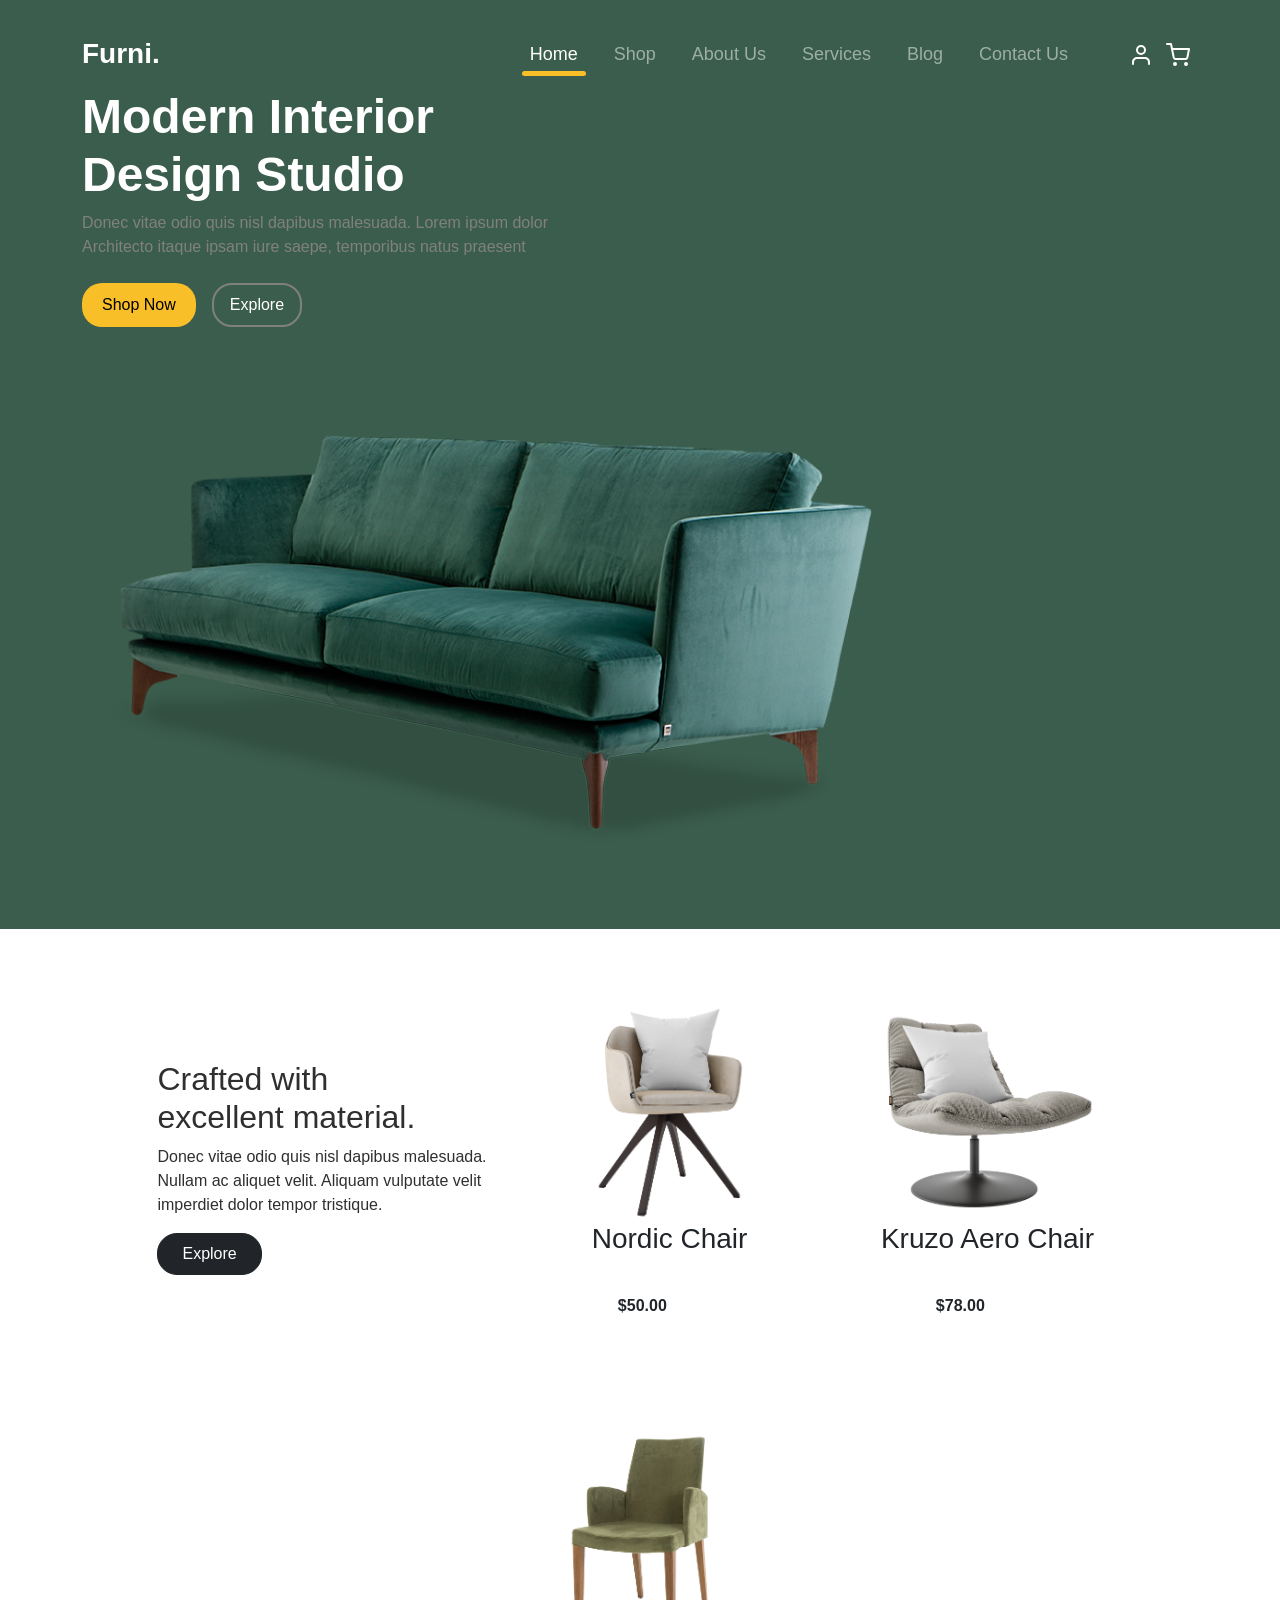
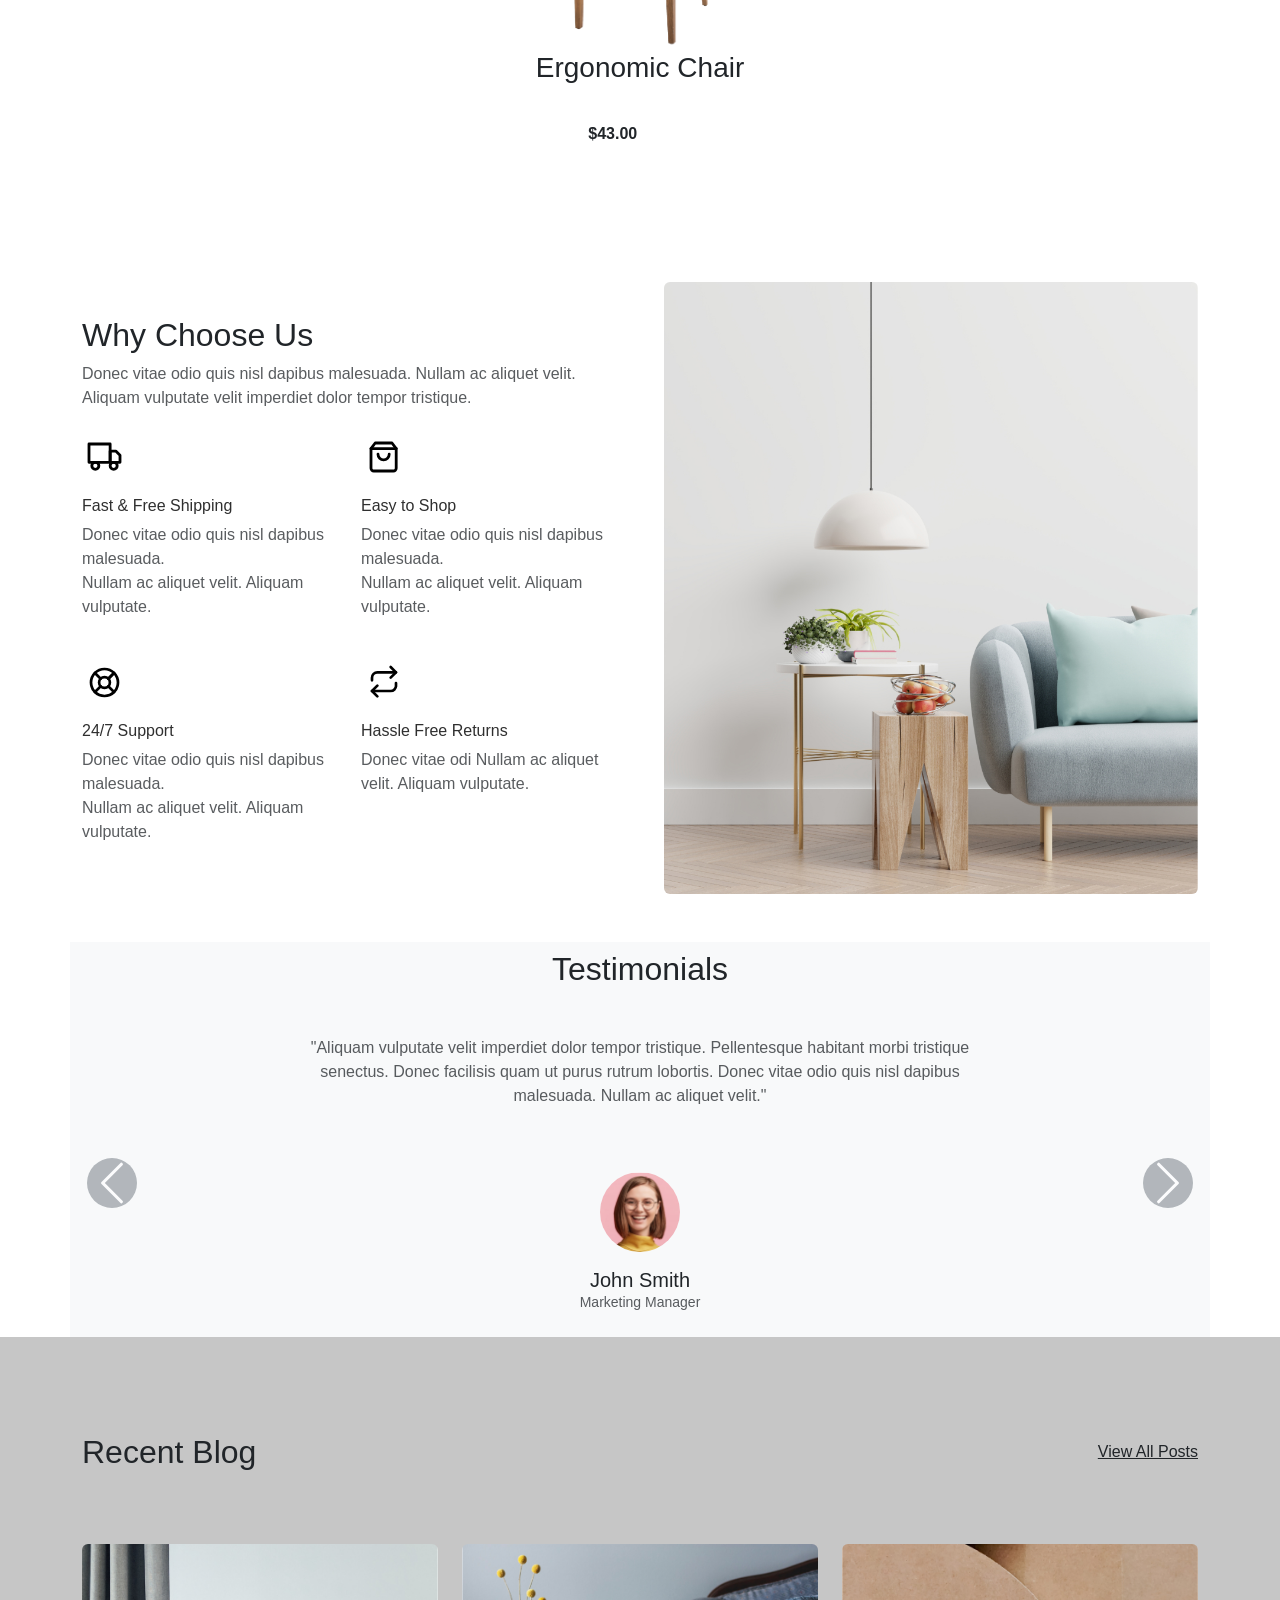
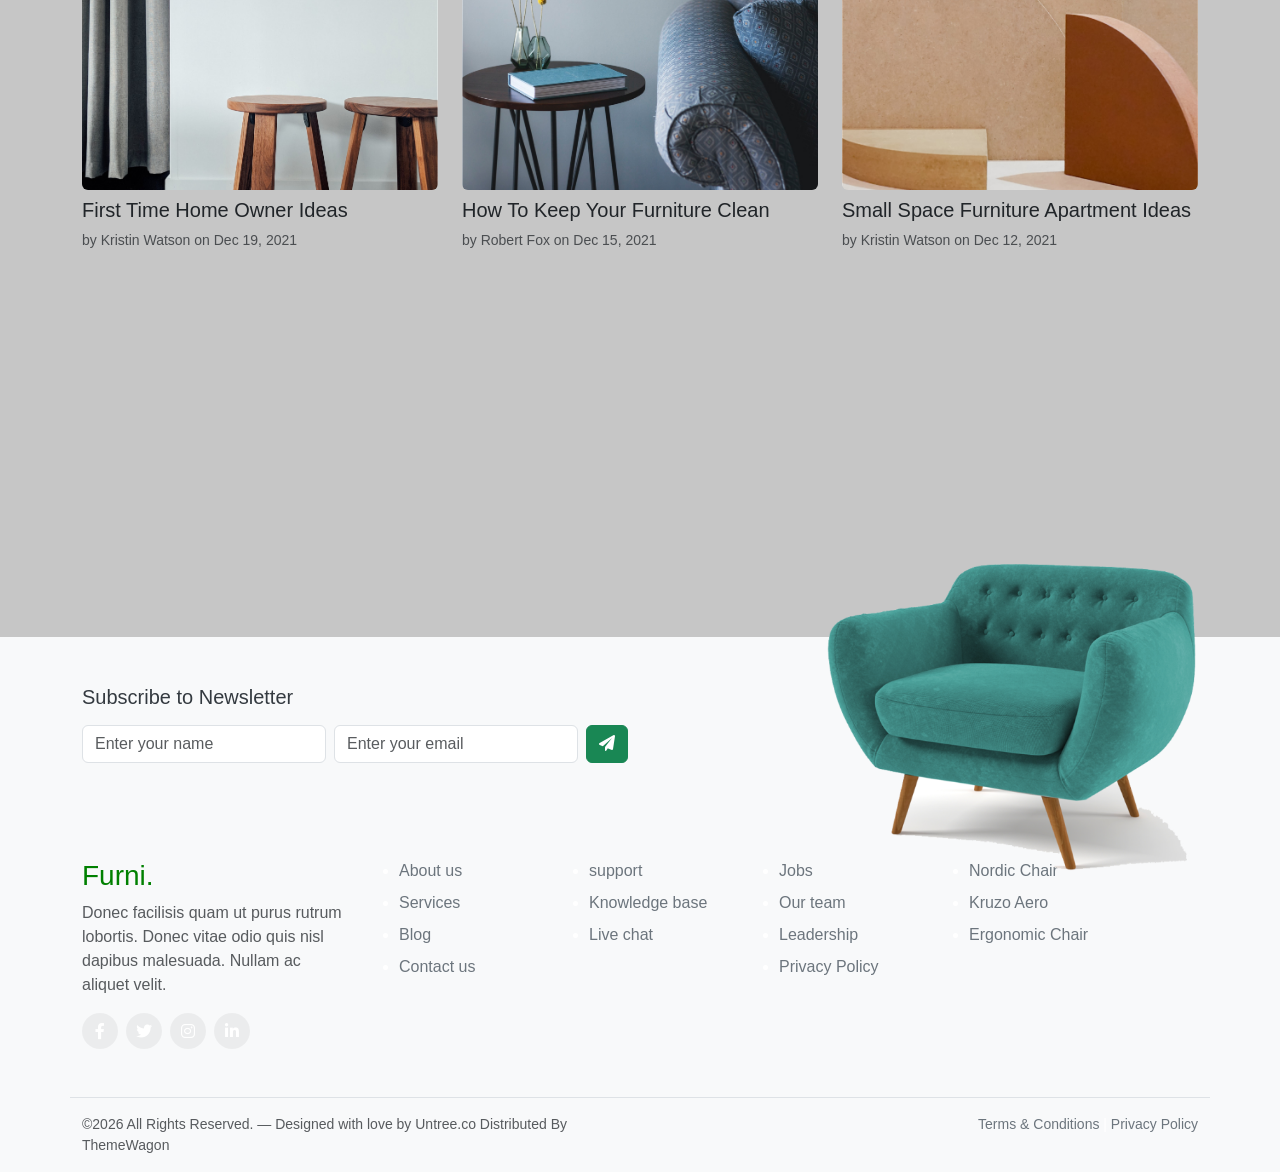
<file: index.html>
<!doctype html>
<html lang="en">

<head>
  <meta charset="UTF-8" />
  <meta name="viewport" content="width=device-width, initial-scale=1.0" />
  <link rel="stylesheet" href="./css/bootstrap.min.css" />
  <link rel="stylesheet" href="./css/style.css" />
  <link href="https://cdnjs.cloudflare.com/ajax/libs/font-awesome/6.0.0-beta3/css/all.min.css" rel="stylesheet" />
  <title>Furni Project</title>
</head>

<body>
  <header class="head-bg px-5">
    <nav class="custom-navbar navbar navbar-expand-md navbar-dark">
      <div class="container">
        <a class="navbar-brand" href="#">Furni<span>.</span></a>
        <button class="navbar-toggler" type="button" data-bs-toggle="collapse" data-bs-target="#navbarsFurni">
          <span class="navbar-toggler-icon"></span>
        </button>

        <div class="collapse navbar-collapse" id="navbarsFurni">
          <ul class="custom-navbar-nav navbar-nav ms-auto mb-2 mb-md-0 nav-header">
            <li class="nav-item active">
              <a class="nav-link" href="index.html">Home</a>
            </li>
            <li class="nav-item">
              <a class="nav-link" href="shop.html">Shop</a>
            </li>
            <li class="nav-item">
              <a class="nav-link" href="about.html">About Us</a>
            </li>
            <li class="nav-item">
              <a class="nav-link" href="services.html">Services</a>
            </li>
            <li class="nav-item">
              <a class="nav-link" href="blog.html">Blog</a>
            </li>
            <li class="nav-item">
              <a class="nav-link" href="contact.html">Contact Us</a>
            </li>
          </ul>

          <ul class="custom-navbar-cta navbar-nav ms-5 d-flex align-items-center">
            <li class="nav-item">
              <a class="nav-link" href="#"><img src="images/user.svg" alt="User" /></a>
            </li>
            <li class="nav-item">
              <a class="nav-link" href="cart.html"><img src="images/cart.svg" alt="Cart" /></a>
            </li>
          </ul>
        </div>
      </div>
    </nav>
    <div class="hero">
      <div class="container">
        <div class="d-flex align-items-center justify-content-between flex-wrap">
          <div>
            <h1 class="hero-title">
              Modern Interior <br />
              Design Studio
            </h1>
            <p class="hero-subtitle">
              Donec vitae odio quis nisl dapibus malesuada. Lorem ipsum dolor
              <br />
              Architecto itaque ipsam iure saepe, temporibus natus praesent
            </p>
            <div class="d-flex align-items-center gap-3 mt-4">
              <a href="#" class="hero-1btn">Shop Now</a>
              <a href="#" class="btn btn-lg btn-white-outline ex-button">Explore</a>
            </div>
          </div>
          <div>
            <img src="images/couch.png" class="img-fluid" alt="Couch" />
          </div>
        </div>
      </div>
    </div>
  </header>
  <section class="h-auto d-flex container align-items-center justify-content-center flex-wrap gap-5 py-5">
    <div class="">
      <h2 class="text-black">
        Crafted with <br />
        excellent material.
      </h2>
      <p class="text-black">
        Donec vitae odio quis nisl dapibus malesuada. <br />
        Nullam ac aliquet velit. Aliquam vulputate velit <br />
        imperdiet dolor tempor tristique.
      </p>
      <button class="btn btn-dark px-4 py-2" style="border-radius: 20px">
        Explore
      </button>
    </div>
    <div class="product-card">
      <img src="images/product-1.png" alt="" />
      <h3 class=" text-dark">Nordic Chair</h3>
      <strong class="text-dark">$50.00</strong>

      <a href="#" class="add-btn">
        <img src="images/cross.svg" alt="Add">
      </a>
    </div>

    <div class="product-card">
      <img src="images/product-2.png" alt="" />
      <h3 class=" text-dark">Kruzo Aero Chair</h3>
      <strong class="text-dark">$78.00</strong>

      <a href="#" class="add-btn">
        <img src="images/cross.svg" alt="Add">
      </a>
    </div>
    <div class="product-card">
      <img src="images/product-3.png" alt="" />
      <h3 class=" text-dark">Ergonomic Chair</h3>
      <strong class="text-dark">$43.00</strong>

      <a href="#" class="add-btn">
        <img src="images/cross.svg" alt="Add">
      </a>
    </div>
    </div>
  </section>
  <section class="why-choose-section py-5">
    <div class="container">
      <div class="row align-items-center g-5">
        <div class="col-lg-6 col-md-12">
          <div class="why-choose-content mb-4">
            <h2 class="text-dark">Why Choose Us</h2>
            <p class="text-muted">
              Donec vitae odio quis nisl dapibus malesuada. Nullam ac aliquet
              velit. <br> Aliquam vulputate velit imperdiet dolor tempor tristique.
            </p>
          </div>
          <div class="row g-4">
            <div class="col-sm-6">
              <div class="feature">
                <div class="icon mb-3">
                  <img src="images/truck.svg" alt="Fast & Free Shipping" class="img-fluid">
                </div>
                <h3 class="text-black fs-6">Fast &amp; Free Shipping</h3>
                <p class="text-muted">Donec vitae odio quis nisl dapibus malesuada. <br> Nullam ac aliquet velit.
                  Aliquam
                  vulputate.</p>
              </div>
            </div>
            <div class="col-sm-6">
              <div class="feature">
                <div class="icon mb-3">
                  <img src="images/bag.svg" alt="Easy to Shop" class="img-fluid">
                </div>
                <h3 class="text-black fs-6">Easy to Shop</h3>
                <p class="text-muted">Donec vitae odio quis nisl dapibus malesuada. <br> Nullam ac aliquet velit.
                  Aliquam
                  vulputate.</p>
              </div>
            </div>
            <div class="col-sm-6">
              <div class="feature">
                <div class="icon mb-3">
                  <img src="images/support.svg" alt="24/7 Support" class="img-fluid">
                </div>
                <h3 class="text-black fs-6">24/7 Support</h3>
                <p class="text-muted">Donec vitae odio quis nisl dapibus malesuada. <br> Nullam ac aliquet velit.
                  Aliquam
                  vulputate.</p>
              </div>
            </div>
            <div class="col-sm-6">
              <div class="feature">
                <div class="icon mb-3">
                  <img src="images/return.svg" alt="Hassle Free Returns" class="img-fluid">
                </div>
                <h3 class="text-black fs-6">Hassle Free Returns</h3>
                <p class="text-muted">Donec vitae odi Nullam ac aliquet velit.
                  Aliquam
                  vulputate.</p>
              </div>
            </div>
          </div>
        </div>
        <div class="col-lg-6 col-md-12">
          <img src="images/why-choose-us-img.jpg" alt="Why Choose Us" class="why-choose-image img-fluid rounded" />
        </div>
      </div>
    </div>
  </section>

  <section class="testimonials-section py-2 bg-light container">
    <div class="">
      <div class="text-center mb-5">
        <h2 class="text-dark">Testimonials</h2>
      </div>

      <div id="testimonialsCarousel" class="carousel slide" data-bs-ride="carousel">
        <div class="carousel-inner">
          <div class="carousel-item active">
            <div class="text-center px-5">
              <p class="text-muted fs-6 mb-4" style="max-width: 700px; margin: 0 auto;">
                "Aliquam vulputate velit imperdiet dolor tempor tristique. Pellentesque habitant morbi tristique
                senectus. Donec facilisis quam ut purus rutrum lobortis. Donec vitae odio quis nisl dapibus malesuada.
                Nullam ac aliquet velit."
              </p>
              <div class="mt-5 pt-3">
                <img src="images/person-1.jpg" alt="John Smith" class="rounded-circle"
                  style="width: 80px; height: 80px; object-fit: cover;">
                <h5 class="text-dark mt-3 mb-0">John Smith</h5>
                <p class="text-muted small">Marketing Manager</p>
              </div>
            </div>
          </div>

          <div class="carousel-item">
            <div class="text-center px-5">
              <p class="text-muted fs-6 mb-4" style="max-width: 700px; margin: 0 auto;">
                "Donec ligula nisi, varius quis felis ac, dignissim elementum arcu. Suspendisse potenti. Sed diam urna,
                ullamcorper at augue quis, malesuada mattis nisi. Proin vestibulum dignissim sem eu vulputate."
              </p>
              <div class="mt-5 pt-3">
                <img src="images/person_2.jpg" alt="Sarah Johnson" class="rounded-circle"
                  style="width: 80px; height: 80px; object-fit: cover;">
                <h5 class="text-dark mt-3 mb-0">Sarah Johnson</h5>
                <p class="text-muted small">Product Manager</p>
              </div>
            </div>
          </div>

          <div class="carousel-item">
            <div class="text-center px-5">
              <p class="text-muted fs-6 mb-4" style="max-width: 700px; margin: 0 auto;">
                "Vestibulum ante ipsum primis in faucibus orci luctus et ultrices posuere cubilia curae; Sed diam urna,
                ullamcorper at augue quis, malesuada mattis nisi. Proin vestibulum dignissim sem."
              </p>
              <div class="mt-5 pt-3">
                <img src="images/person_3.jpg" alt="Mike Davis" class="rounded-circle"
                  style="width: 80px; height: 80px; object-fit: cover;">
                <h5 class="text-dark mt-3 mb-0">Mike Davis</h5>
                <p class="text-muted small">Design Lead</p>
              </div>
            </div>
          </div>
        </div>

        <button class="carousel-control-prev" type="button" data-bs-target="#testimonialsCarousel" data-bs-slide="prev"
          style="width: 60px; left: 0px;">
          <span class="carousel-control-prev-icon bg-secondary rounded-circle"
            style="width: 50px; height: 50px; display: flex; align-items: center; justify-content: center;"
            aria-hidden="true"></span>
        </button>
        <button class="carousel-control-next" type="button" data-bs-target="#testimonialsCarousel" data-bs-slide="next"
          style="width: 60px; right: 0px;">
          <span class="carousel-control-next-icon bg-secondary rounded-circle"
            style="width: 50px; height: 50px; display: flex; align-items: center; justify-content: center;"
            aria-hidden="true"></span>
        </button>
      </div>
    </div>
  </section>

  <section class="recent-blog-section py-5  min-vh-100" style="background-color: rgba(128, 128, 128, 0.449); ">
    <div class="container ">
      <div class="d-flex justify-content-between align-items-center mb-4 pt-5">
        <h2 class="text-dark mb-0">Recent Blog</h2>
        <a href="#" class="text-dark">View All Posts</a>
      </div>
      <div class="row g-4 pt-5">
        <div class="col-md-4">
          <div class="card border-0 bg-transparent">
            <img src="images/post-1.jpg" class="card-img-top rounded" alt="First Time Home Owner Ideas">
            <div class="card-body p-0 mt-2">
              <h5 class="card-title">First Time Home Owner Ideas</h5>
              <p class="card-text small text-muted mb-0">by Kristin Watson on Dec 19, 2021</p>
            </div>
          </div>
        </div>
        <div class="col-md-4">
          <div class="card border-0 bg-transparent">
            <img src="images/post-2.jpg" class="card-img-top rounded" alt="How To Keep Your Furniture Clean">
            <div class="card-body p-0 mt-2">
              <h5 class="card-title">How To Keep Your Furniture Clean</h5>
              <p class="card-text small text-muted mb-0">by Robert Fox on Dec 15, 2021</p>
            </div>
          </div>
        </div>
        <div class="col-md-4">
          <div class="card border-0 bg-transparent">
            <img src="images/post-3.jpg" class="card-img-top rounded" alt="Small Space Furniture Apartment Ideas">
            <div class="card-body p-0 mt-2">
              <h5 class="card-title">Small Space Furniture Apartment Ideas</h5>
              <p class="card-text small text-muted mb-0">by Kristin Watson on Dec 12, 2021</p>
            </div>
          </div>
        </div>
      </div>
    </div>
  </section>
  <footer class="footer">
    <div class="container">
      <div class="row align-items-center py-5">
        <div class="col-md-6">
          <h5 class="mb-3">Subscribe to Newsletter</h5>
          <form class="d-flex gap-2">
            <input type="text" class="form-control" placeholder="Enter your name">
            <input type="email" class="form-control" placeholder="Enter your email">
            <button type="submit" class="btn btn-success">
              <i class="fas fa-paper-plane"></i>
            </button>
          </form>
        </div>
        <div class="col-md-6 text-md-end mt-4 mt-md-0 image-col">
          <img src="images/sofa.png" alt="Image" class="img-fluid">
        </div>
      </div>

      <div class="row py-5">
        <div class="col-md-3">
          <h3 style="color: green;">Furni.</h3>
          <p class="text-muted">
            Donec facilisis quam ut purus rutrum lobortis. Donec vitae
            odio quis nisl dapibus malesuada. Nullam ac aliquet velit.
          </p>
          <div class="d-flex gap-2">
            <a href="#" class="btn btn-circle"><i class="fab fa-facebook-f"></i></a>
            <a href="#" class="btn btn-circle"><i class="fab fa-twitter"></i></a>
            <a href="#" class="btn btn-circle"><i class="fab fa-instagram"></i></a>
            <a href="#" class="btn btn-circle"><i class="fab fa-linkedin-in"></i></a>
          </div>
        </div>
        <div class="col-md-2">
          <ul class="d-flex flex-column gap-2">
            <li><a href="#">About us</a></li>
            <li><a href="#">Services</a></li>
            <li><a href="#">Blog</a></li>
            <li><a href="#">Contact us</a></li>
          </ul>
        </div>
        <div class="col-md-2">
          <ul class="d-flex flex-column gap-2">
            <li><a href="#">support</a></li>
            <li><a href="#">Knowledge base</a></li>
            <li><a href="#">Live chat</a></li>
          </ul>
        </div>
        <div class="col-md-2">
          <ul class="d-flex flex-column gap-2">
            <li><a href="#">Jobs</a></li>
            <li><a href="#">Our team</a></li>
            <li><a href="#">Leadership</a></li>
            <li><a href="#">Privacy Policy</a></li>
          </ul>
        </div>
        <div class="col-md-3">
          <ul class=" d-flex flex-column gap-2">
            <li><a href="#">Nordic Chair</a></li>
            <li><a href="#">Kruzo Aero</a></li>
            <li><a href="#">Ergonomic Chair</a></li>
          </ul>
        </div>
      </div>

      <div class="row border-top pt-3 pb-3">
        <div class="col-md-6 text-muted small">
          &copy;2026 All Rights Reserved. — Designed with love by Untree.co Distributed By ThemeWagon
        </div>
        <div class="col-md-6 text-md-end small">
          <a href="#">Terms &amp; Conditions</a> | <a href="#">Privacy Policy</a>
        </div>
      </div>
    </div>
  </footer>

  <script src="./js/bootstrap.bundle.min.js"></script>
</body>

</html>
</file>
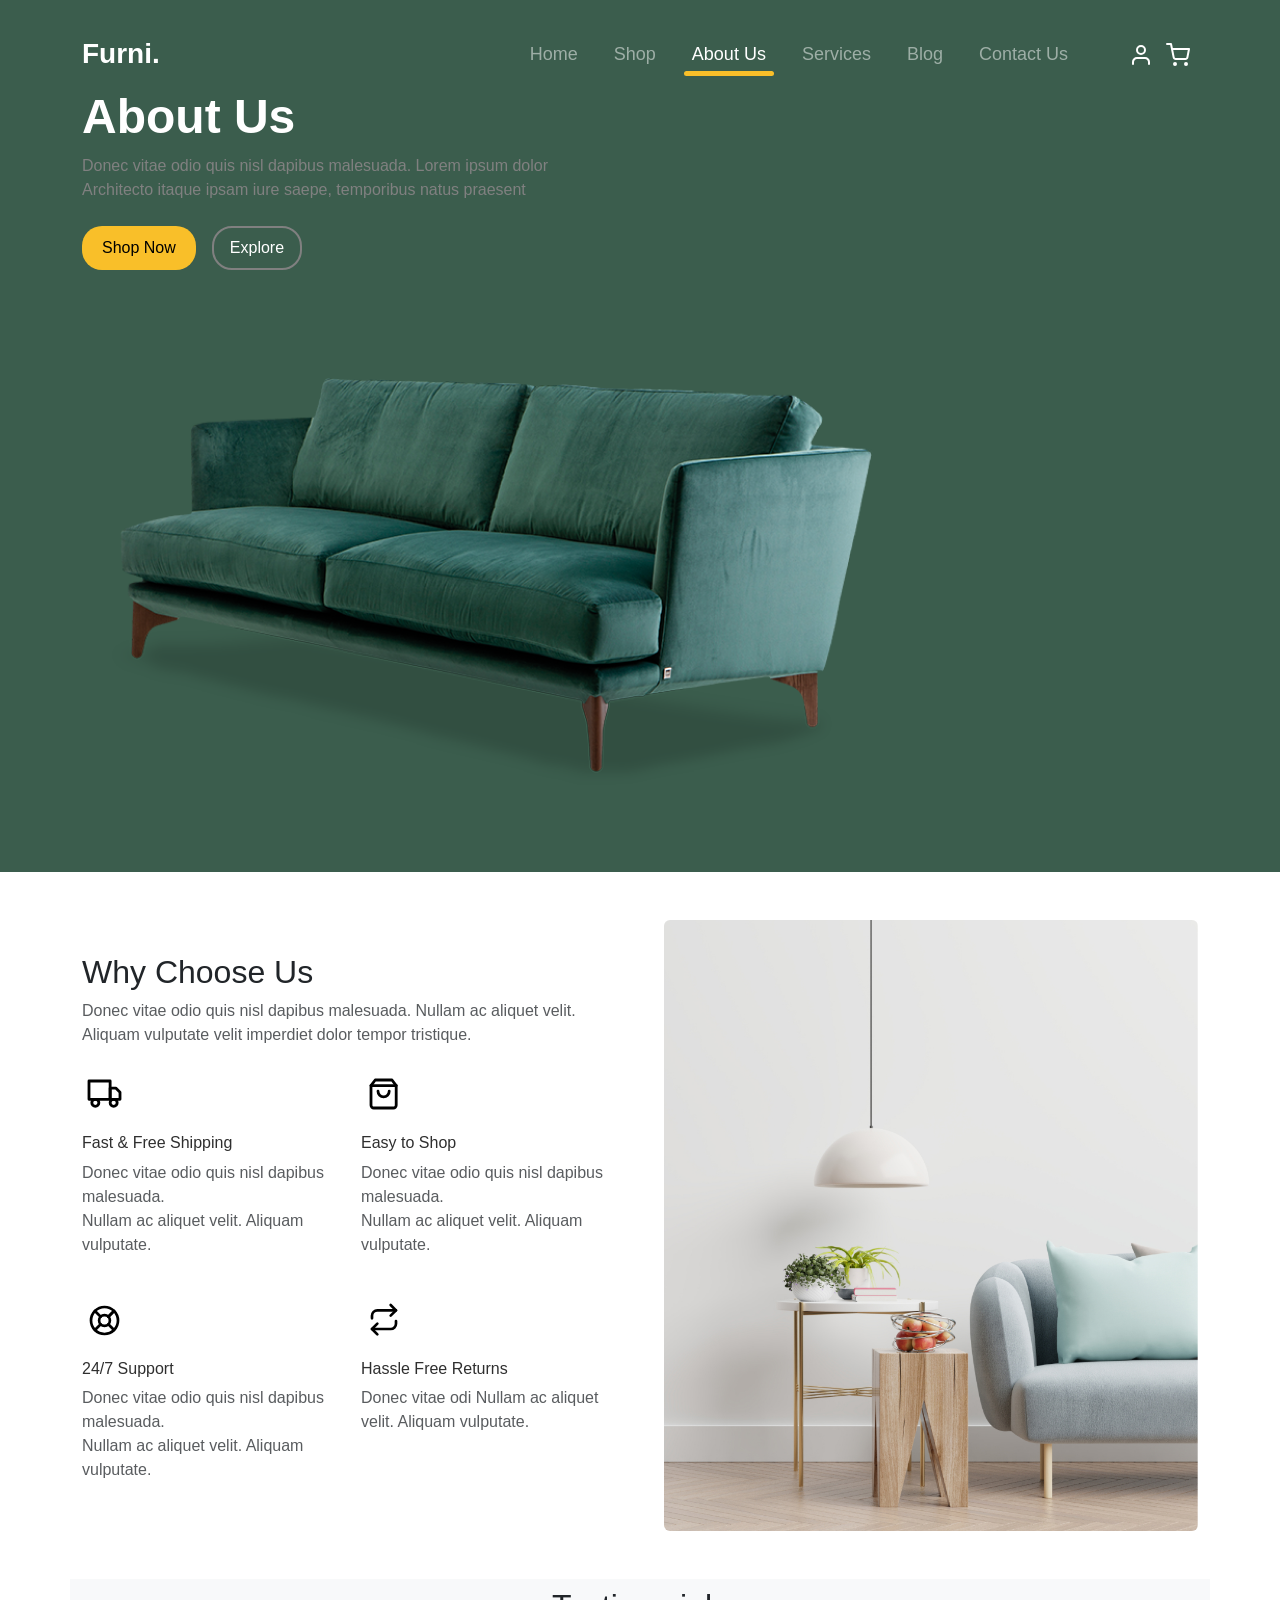
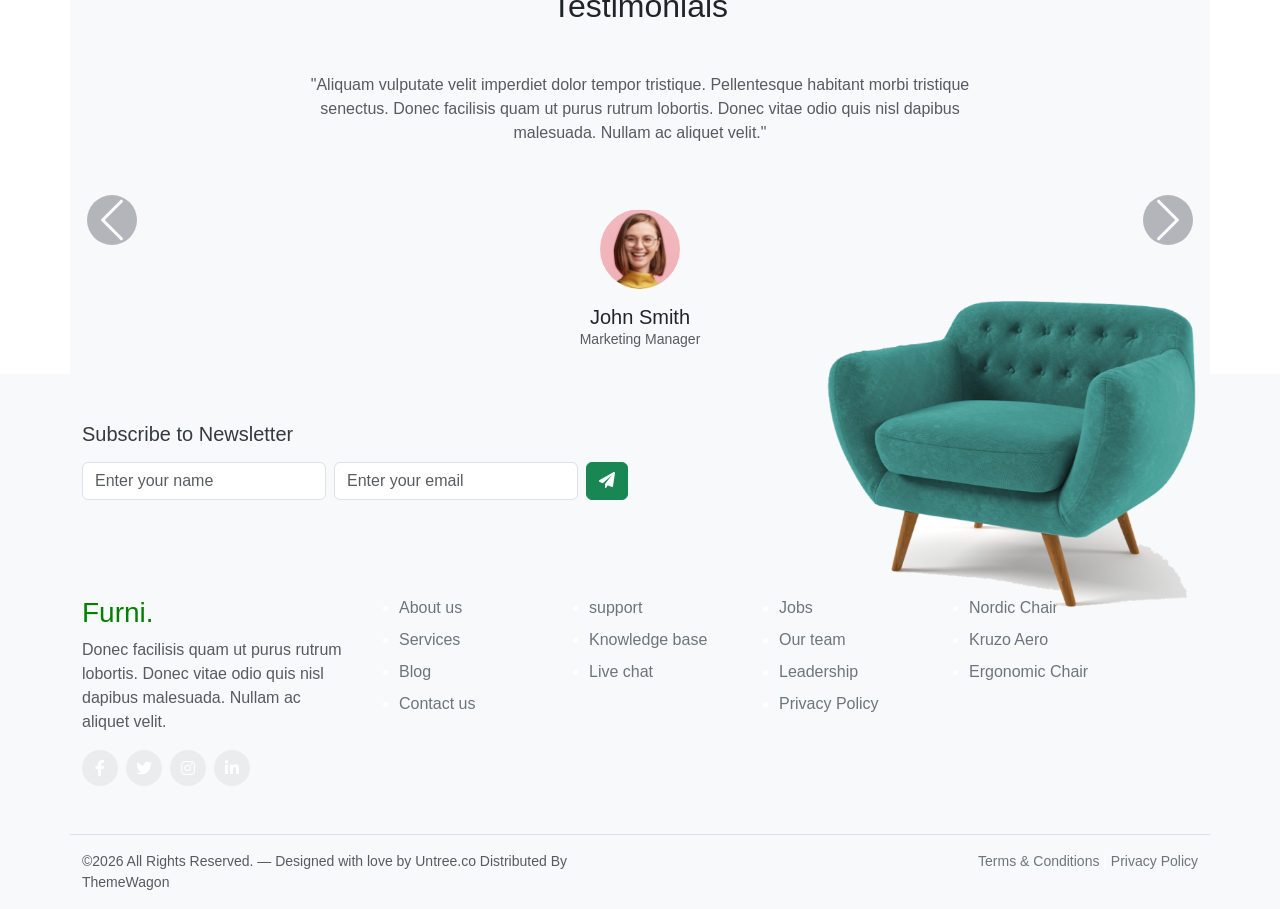
<file: about.html>
<!doctype html>
<html lang="en">

<head>
  <meta charset="UTF-8" />
  <meta name="viewport" content="width=device-width, initial-scale=1.0" />
  <link rel="stylesheet" href="./css/bootstrap.min.css" />
  <link rel="stylesheet" href="./css/style.css" />
  <link href="https://cdnjs.cloudflare.com/ajax/libs/font-awesome/6.0.0-beta3/css/all.min.css" rel="stylesheet" />
  <title>Furni Project</title>
</head>

<body>
  <header class="head-bg px-5">
    <nav class="custom-navbar navbar navbar-expand-md navbar-dark">
      <div class="container">
        <a class="navbar-brand" href="#">Furni<span>.</span></a>
        <button class="navbar-toggler" type="button" data-bs-toggle="collapse" data-bs-target="#navbarsFurni">
          <span class="navbar-toggler-icon"></span>
        </button>

        <div class="collapse navbar-collapse" id="navbarsFurni">
          <ul class="custom-navbar-nav navbar-nav ms-auto mb-2 mb-md-0 nav-header">
            <li class="nav-item">
              <a class="nav-link" href="index.html">Home</a>
            </li>
            <li class="nav-item">
              <a class="nav-link" href="shop.html">Shop</a>
            </li>
            <li class="nav-item active">
              <a class="nav-link" href="about.html">About Us</a>
            </li>
            <li class="nav-item">
              <a class="nav-link" href="services.html">Services</a>
            </li>
            <li class="nav-item">
              <a class="nav-link" href="blog.html">Blog</a>
            </li>
            <li class="nav-item">
              <a class="nav-link" href="contact.html">Contact Us</a>
            </li>
          </ul>

          <ul class="custom-navbar-cta navbar-nav ms-5 d-flex align-items-center">
            <li class="nav-item">
              <a class="nav-link" href="#"><img src="images/user.svg" alt="User" /></a>
            </li>
            <li class="nav-item">
              <a class="nav-link" href="cart.html"><img src="images/cart.svg" alt="Cart" /></a>
            </li>
          </ul>
        </div>
      </div>
    </nav>
    <div class="hero">
      <div class="container">
        <div class="d-flex align-items-center justify-content-between flex-wrap">
          <div>
            <h1 class="hero-title">
              About Us
            </h1>
            <p class="hero-subtitle">
              Donec vitae odio quis nisl dapibus malesuada. Lorem ipsum dolor
              <br />
              Architecto itaque ipsam iure saepe, temporibus natus praesent
            </p>
            <div class="d-flex align-items-center gap-3 mt-4">
              <a href="#" class="hero-1btn">Shop Now</a>
              <a href="#" class="btn btn-lg btn-white-outline ex-button">Explore</a>
            </div>
          </div>
          <div>
            <img src="images/couch.png" class="img-fluid" alt="Couch" />
          </div>
        </div>
      </div>
    </div>
  </header>

  <section class="why-choose-section py-5">
    <div class="container">
      <div class="row align-items-center g-5">
        <div class="col-lg-6 col-md-12">
          <div class="why-choose-content mb-4">
            <h2 class="text-dark">Why Choose Us</h2>
            <p class="text-muted">
              Donec vitae odio quis nisl dapibus malesuada. Nullam ac aliquet
              velit. <br> Aliquam vulputate velit imperdiet dolor tempor tristique.
            </p>
          </div>
          <div class="row g-4">
            <div class="col-sm-6">
              <div class="feature">
                <div class="icon mb-3">
                  <img src="images/truck.svg" alt="Fast & Free Shipping" class="img-fluid">
                </div>
                <h3 class="text-black fs-6">Fast &amp; Free Shipping</h3>
                <p class="text-muted">Donec vitae odio quis nisl dapibus malesuada. <br> Nullam ac aliquet velit.
                  Aliquam
                  vulputate.</p>
              </div>
            </div>
            <div class="col-sm-6">
              <div class="feature">
                <div class="icon mb-3">
                  <img src="images/bag.svg" alt="Easy to Shop" class="img-fluid">
                </div>
                <h3 class="text-black fs-6">Easy to Shop</h3>
                <p class="text-muted">Donec vitae odio quis nisl dapibus malesuada. <br> Nullam ac aliquet velit.
                  Aliquam
                  vulputate.</p>
              </div>
            </div>
            <div class="col-sm-6">
              <div class="feature">
                <div class="icon mb-3">
                  <img src="images/support.svg" alt="24/7 Support" class="img-fluid">
                </div>
                <h3 class="text-black fs-6">24/7 Support</h3>
                <p class="text-muted">Donec vitae odio quis nisl dapibus malesuada. <br> Nullam ac aliquet velit.
                  Aliquam
                  vulputate.</p>
              </div>
            </div>
            <div class="col-sm-6">
              <div class="feature">
                <div class="icon mb-3">
                  <img src="images/return.svg" alt="Hassle Free Returns" class="img-fluid">
                </div>
                <h3 class="text-black fs-6">Hassle Free Returns</h3>
                <p class="text-muted">Donec vitae odi Nullam ac aliquet velit.
                  Aliquam
                  vulputate.</p>
              </div>
            </div>
          </div>
        </div>
        <div class="col-lg-6 col-md-12">
          <img src="images/why-choose-us-img.jpg" alt="Why Choose Us" class="why-choose-image img-fluid rounded" />
        </div>
      </div>
    </div>
  </section>

  <section class="testimonials-section py-2 bg-light container">
    <div class="">
      <div class="text-center mb-5">
        <h2 class="text-dark">Testimonials</h2>
      </div>

      <div id="testimonialsCarousel" class="carousel slide" data-bs-ride="carousel">
        <div class="carousel-inner">
          <div class="carousel-item active">
            <div class="text-center px-5">
              <p class="text-muted fs-6 mb-4" style="max-width: 700px; margin: 0 auto;">
                "Aliquam vulputate velit imperdiet dolor tempor tristique. Pellentesque habitant morbi tristique
                senectus. Donec facilisis quam ut purus rutrum lobortis. Donec vitae odio quis nisl dapibus malesuada.
                Nullam ac aliquet velit."
              </p>
              <div class="mt-5 pt-3">
                <img src="images/person-1.jpg" alt="John Smith" class="rounded-circle"
                  style="width: 80px; height: 80px; object-fit: cover;">
                <h5 class="text-dark mt-3 mb-0">John Smith</h5>
                <p class="text-muted small">Marketing Manager</p>
              </div>
            </div>
          </div>

          <div class="carousel-item">
            <div class="text-center px-5">
              <p class="text-muted fs-6 mb-4" style="max-width: 700px; margin: 0 auto;">
                "Donec ligula nisi, varius quis felis ac, dignissim elementum arcu. Suspendisse potenti. Sed diam urna,
                ullamcorper at augue quis, malesuada mattis nisi. Proin vestibulum dignissim sem eu vulputate."
              </p>
              <div class="mt-5 pt-3">
                <img src="images/person_2.jpg" alt="Sarah Johnson" class="rounded-circle"
                  style="width: 80px; height: 80px; object-fit: cover;">
                <h5 class="text-dark mt-3 mb-0">Sarah Johnson</h5>
                <p class="text-muted small">Product Manager</p>
              </div>
            </div>
          </div>

          <div class="carousel-item">
            <div class="text-center px-5">
              <p class="text-muted fs-6 mb-4" style="max-width: 700px; margin: 0 auto;">
                "Vestibulum ante ipsum primis in faucibus orci luctus et ultrices posuere cubilia curae; Sed diam urna,
                ullamcorper at augue quis, malesuada mattis nisi. Proin vestibulum dignissim sem."
              </p>
              <div class="mt-5 pt-3">
                <img src="images/person_3.jpg" alt="Mike Davis" class="rounded-circle"
                  style="width: 80px; height: 80px; object-fit: cover;">
                <h5 class="text-dark mt-3 mb-0">Mike Davis</h5>
                <p class="text-muted small">Design Lead</p>
              </div>
            </div>
          </div>
        </div>

        <button class="carousel-control-prev" type="button" data-bs-target="#testimonialsCarousel" data-bs-slide="prev"
          style="width: 60px; left: 0px;">
          <span class="carousel-control-prev-icon bg-secondary rounded-circle"
            style="width: 50px; height: 50px; display: flex; align-items: center; justify-content: center;"
            aria-hidden="true"></span>
        </button>
        <button class="carousel-control-next" type="button" data-bs-target="#testimonialsCarousel" data-bs-slide="next"
          style="width: 60px; right: 0px;">
          <span class="carousel-control-next-icon bg-secondary rounded-circle"
            style="width: 50px; height: 50px; display: flex; align-items: center; justify-content: center;"
            aria-hidden="true"></span>
        </button>
      </div>
    </div>
  </section>


  <footer class="footer">
    <div class="container">
      <div class="row align-items-center py-5">
        <div class="col-md-6">
          <h5 class="mb-3">Subscribe to Newsletter</h5>
          <form class="d-flex gap-2">
            <input type="text" class="form-control" placeholder="Enter your name">
            <input type="email" class="form-control" placeholder="Enter your email">
            <button type="submit" class="btn btn-success">
              <i class="fas fa-paper-plane"></i>
            </button>
          </form>
        </div>
        <div class="col-md-6 text-md-end mt-4 mt-md-0 image-col">
          <img src="images/sofa.png" alt="Image" class="img-fluid">
        </div>
      </div>

      <div class="row py-5">
        <div class="col-md-3">
          <h3 style="color: green;">Furni.</h3>
          <p class="text-muted">
            Donec facilisis quam ut purus rutrum lobortis. Donec vitae
            odio quis nisl dapibus malesuada. Nullam ac aliquet velit.
          </p>
          <div class="d-flex gap-2">
            <a href="#" class="btn btn-circle"><i class="fab fa-facebook-f"></i></a>
            <a href="#" class="btn btn-circle"><i class="fab fa-twitter"></i></a>
            <a href="#" class="btn btn-circle"><i class="fab fa-instagram"></i></a>
            <a href="#" class="btn btn-circle"><i class="fab fa-linkedin-in"></i></a>
          </div>
        </div>
        <div class="col-md-2">
          <ul class="d-flex flex-column gap-2">
            <li><a href="#">About us</a></li>
            <li><a href="#">Services</a></li>
            <li><a href="#">Blog</a></li>
            <li><a href="#">Contact us</a></li>
          </ul>
        </div>
        <div class="col-md-2">
          <ul class="d-flex flex-column gap-2">
            <li><a href="#">support</a></li>
            <li><a href="#">Knowledge base</a></li>
            <li><a href="#">Live chat</a></li>
          </ul>
        </div>
        <div class="col-md-2">
          <ul class="d-flex flex-column gap-2">
            <li><a href="#">Jobs</a></li>
            <li><a href="#">Our team</a></li>
            <li><a href="#">Leadership</a></li>
            <li><a href="#">Privacy Policy</a></li>
          </ul>
        </div>
        <div class="col-md-3">
          <ul class=" d-flex flex-column gap-2">
            <li><a href="#">Nordic Chair</a></li>
            <li><a href="#">Kruzo Aero</a></li>
            <li><a href="#">Ergonomic Chair</a></li>
          </ul>
        </div>
      </div>

      <div class="row border-top pt-3 pb-3">
        <div class="col-md-6 text-muted small">
          &copy;2026 All Rights Reserved. — Designed with love by Untree.co Distributed By ThemeWagon
        </div>
        <div class="col-md-6 text-md-end small">
          <a href="#">Terms &amp; Conditions</a> | <a href="#">Privacy Policy</a>
        </div>
      </div>
    </div>
  </footer>

  <script src="./js/bootstrap.bundle.min.js"></script>
</body>

</html>
</file>
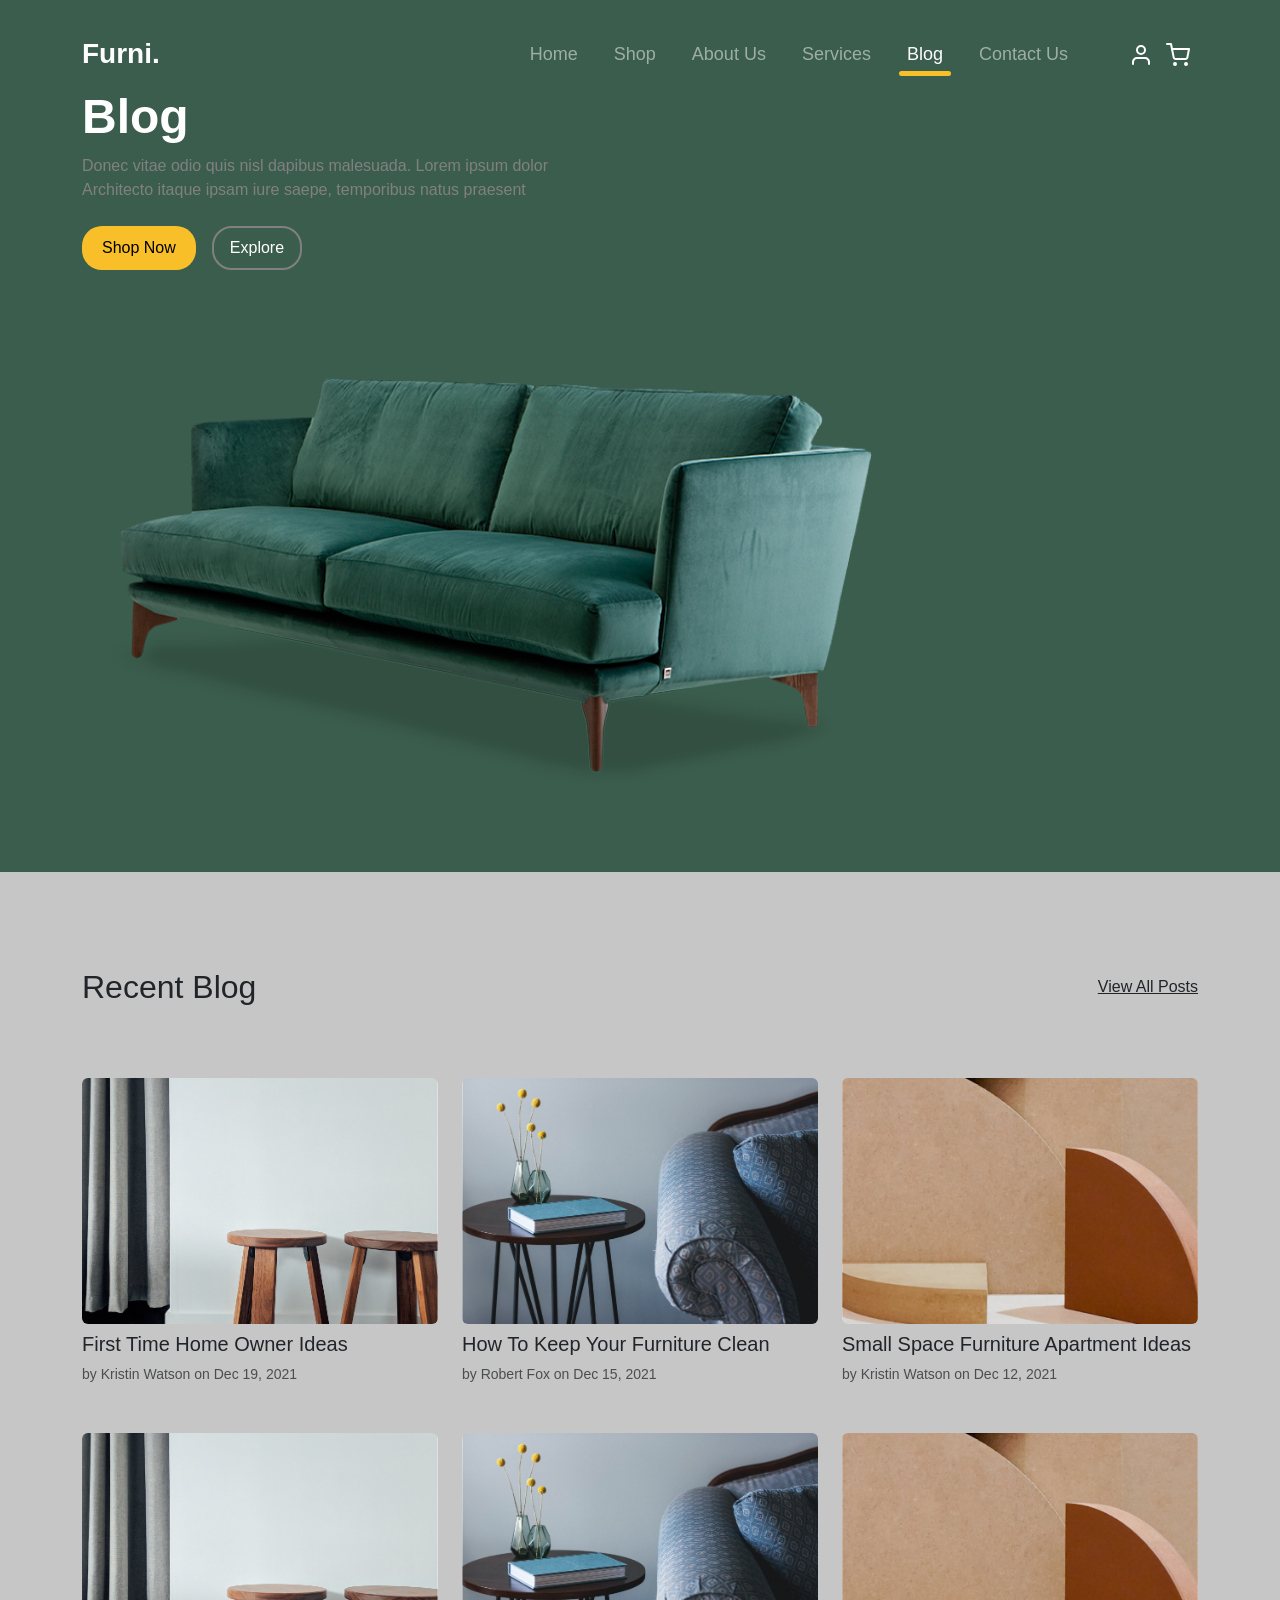
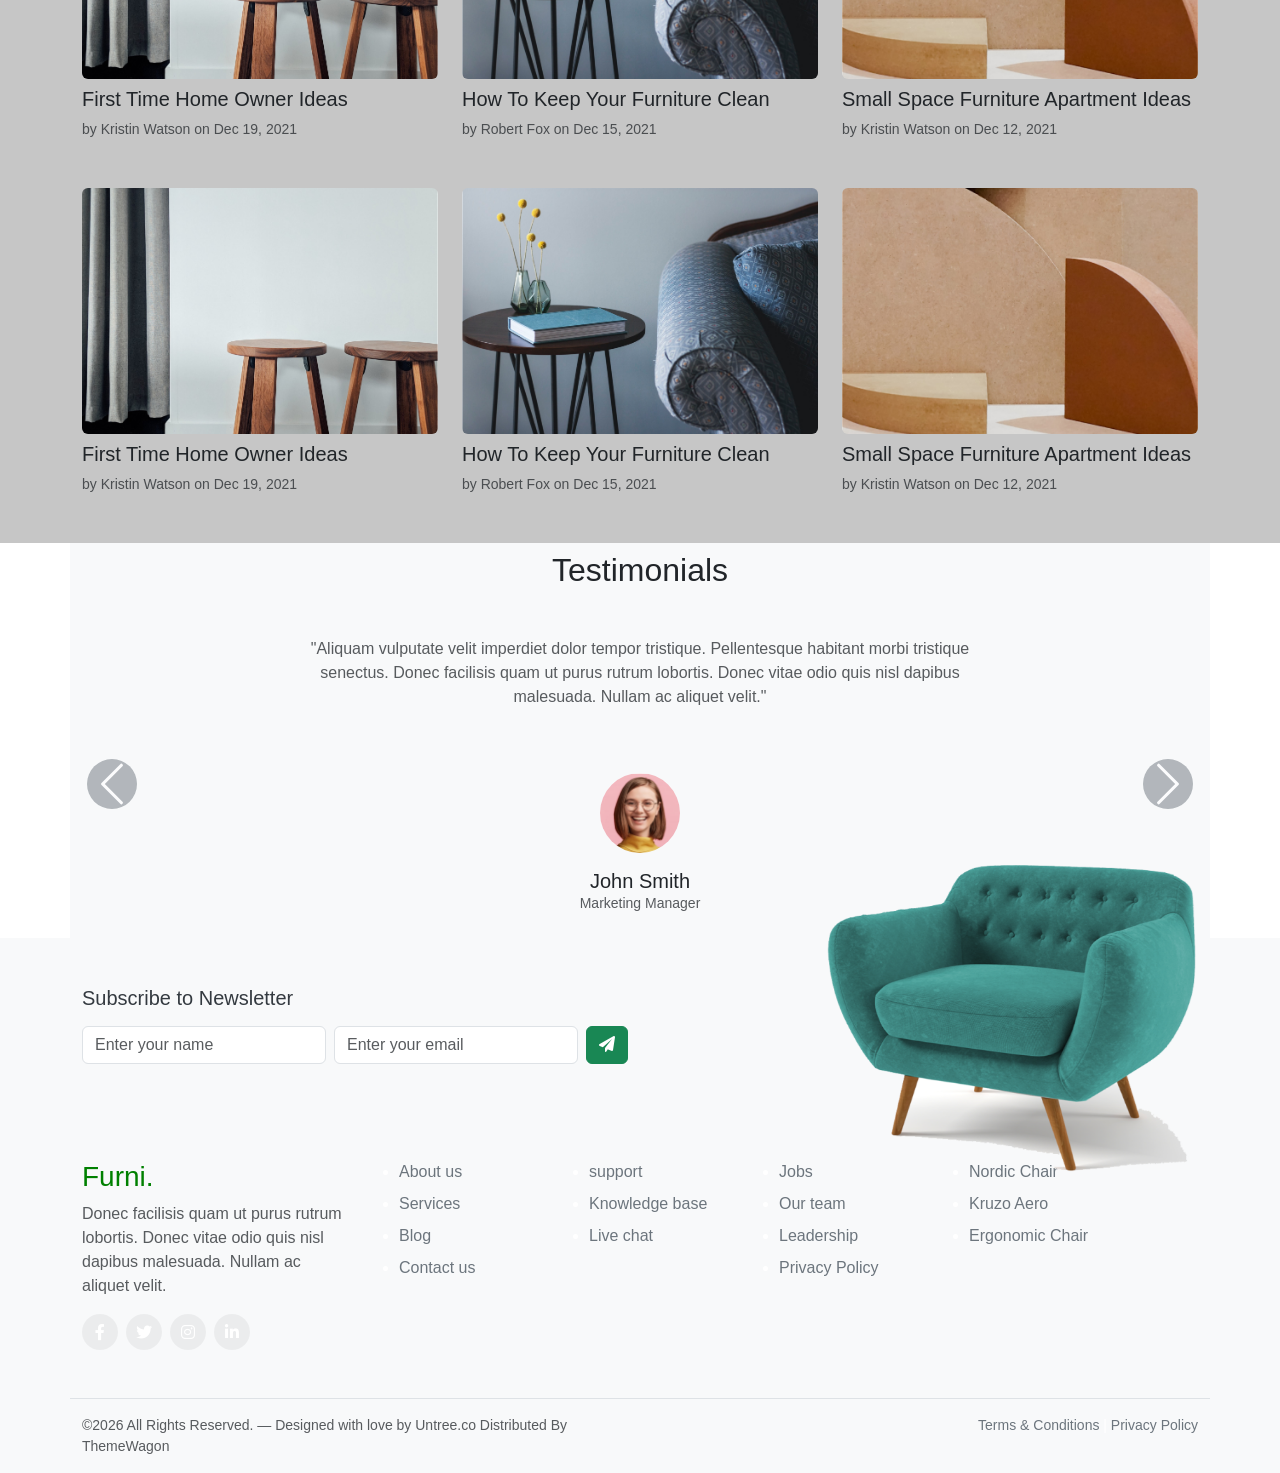
<file: blog.html>
<!doctype html>
<html lang="en">

<head>
  <meta charset="UTF-8" />
  <meta name="viewport" content="width=device-width, initial-scale=1.0" />
  <link rel="stylesheet" href="./css/bootstrap.min.css" />
  <link rel="stylesheet" href="./css/style.css" />
  <link href="https://cdnjs.cloudflare.com/ajax/libs/font-awesome/6.0.0-beta3/css/all.min.css" rel="stylesheet" />
  <title>Furni Project</title>
</head>

<body>
  <header class="head-bg px-5">
    <nav class="custom-navbar navbar navbar-expand-md navbar-dark">
      <div class="container">
        <a class="navbar-brand" href="#">Furni<span>.</span></a>
        <button class="navbar-toggler" type="button" data-bs-toggle="collapse" data-bs-target="#navbarsFurni">
          <span class="navbar-toggler-icon"></span>
        </button>

        <div class="collapse navbar-collapse" id="navbarsFurni">
          <ul class="custom-navbar-nav navbar-nav ms-auto mb-2 mb-md-0 nav-header">
            <li class="nav-item">
              <a class="nav-link" href="index.html">Home</a>
            </li>
            <li class="nav-item">
              <a class="nav-link" href="shop.html">Shop</a>
            </li>
            <li class="nav-item">
              <a class="nav-link" href="about.html">About Us</a>
            </li>
            <li class="nav-item">
              <a class="nav-link" href="services.html">Services</a>
            </li>
            <li class="nav-item active">
              <a class="nav-link" href="blog.html">Blog</a>
            </li>
            <li class="nav-item">
              <a class="nav-link" href="contact.html">Contact Us</a>
            </li>
          </ul>

          <ul class="custom-navbar-cta navbar-nav ms-5 d-flex align-items-center">
            <li class="nav-item">
              <a class="nav-link" href="#"><img src="images/user.svg" alt="User" /></a>
            </li>
            <li class="nav-item">
              <a class="nav-link" href="cart.html"><img src="images/cart.svg" alt="Cart" /></a>
            </li>
          </ul>
        </div>
      </div>
    </nav>
    <div class="hero">
      <div class="container">
        <div class="d-flex align-items-center justify-content-between flex-wrap">
          <div>
            <h1 class="hero-title">
              Blog
            </h1>
            <p class="hero-subtitle">
              Donec vitae odio quis nisl dapibus malesuada. Lorem ipsum dolor
              <br />
              Architecto itaque ipsam iure saepe, temporibus natus praesent
            </p>
            <div class="d-flex align-items-center gap-3 mt-4">
              <a href="#" class="hero-1btn">Shop Now</a>
              <a href="#" class="btn btn-lg btn-white-outline ex-button">Explore</a>
            </div>
          </div>
          <div>
            <img src="images/couch.png" class="img-fluid" alt="Couch" />
          </div>
        </div>
      </div>
    </div>
  </header>
  <section class="recent-blog-section py-5  min-vh-100" style="background-color: rgba(128, 128, 128, 0.449); ">
    <div class="container ">
      <div class="d-flex justify-content-between align-items-center mb-4 pt-5">
        <h2 class="text-dark mb-0">Recent Blog</h2>
        <a href="#" class="text-dark">View All Posts</a>
      </div>
      <div class="row g-4 pt-5">
        <div class="col-md-4">
          <div class="card border-0 bg-transparent">
            <img src="images/post-1.jpg" class="card-img-top rounded" alt="First Time Home Owner Ideas">
            <div class="card-body p-0 mt-2">
              <h5 class="card-title">First Time Home Owner Ideas</h5>
              <p class="card-text small text-muted mb-0">by Kristin Watson on Dec 19, 2021</p>
            </div>
          </div>
        </div>
        <div class="col-md-4">
          <div class="card border-0 bg-transparent">
            <img src="images/post-2.jpg" class="card-img-top rounded" alt="How To Keep Your Furniture Clean">
            <div class="card-body p-0 mt-2">
              <h5 class="card-title">How To Keep Your Furniture Clean</h5>
              <p class="card-text small text-muted mb-0">by Robert Fox on Dec 15, 2021</p>
            </div>
          </div>
        </div>
        <div class="col-md-4">
          <div class="card border-0 bg-transparent">
            <img src="images/post-3.jpg" class="card-img-top rounded" alt="Small Space Furniture Apartment Ideas">
            <div class="card-body p-0 mt-2">
              <h5 class="card-title">Small Space Furniture Apartment Ideas</h5>
              <p class="card-text small text-muted mb-0">by Kristin Watson on Dec 12, 2021</p>
            </div>
          </div>
        </div>
      </div>
      <div class="row g-4 pt-5">
        <div class="col-md-4">
          <div class="card border-0 bg-transparent">
            <img src="images/post-1.jpg" class="card-img-top rounded" alt="First Time Home Owner Ideas">
            <div class="card-body p-0 mt-2">
              <h5 class="card-title">First Time Home Owner Ideas</h5>
              <p class="card-text small text-muted mb-0">by Kristin Watson on Dec 19, 2021</p>
            </div>
          </div>
        </div>
        <div class="col-md-4">
          <div class="card border-0 bg-transparent">
            <img src="images/post-2.jpg" class="card-img-top rounded" alt="How To Keep Your Furniture Clean">
            <div class="card-body p-0 mt-2">
              <h5 class="card-title">How To Keep Your Furniture Clean</h5>
              <p class="card-text small text-muted mb-0">by Robert Fox on Dec 15, 2021</p>
            </div>
          </div>
        </div>
        <div class="col-md-4">
          <div class="card border-0 bg-transparent">
            <img src="images/post-3.jpg" class="card-img-top rounded" alt="Small Space Furniture Apartment Ideas">
            <div class="card-body p-0 mt-2">
              <h5 class="card-title">Small Space Furniture Apartment Ideas</h5>
              <p class="card-text small text-muted mb-0">by Kristin Watson on Dec 12, 2021</p>
            </div>
          </div>
        </div>
      </div>
      <div class="row g-4 pt-5">
        <div class="col-md-4">
          <div class="card border-0 bg-transparent">
            <img src="images/post-1.jpg" class="card-img-top rounded" alt="First Time Home Owner Ideas">
            <div class="card-body p-0 mt-2">
              <h5 class="card-title">First Time Home Owner Ideas</h5>
              <p class="card-text small text-muted mb-0">by Kristin Watson on Dec 19, 2021</p>
            </div>
          </div>
        </div>
        <div class="col-md-4">
          <div class="card border-0 bg-transparent">
            <img src="images/post-2.jpg" class="card-img-top rounded" alt="How To Keep Your Furniture Clean">
            <div class="card-body p-0 mt-2">
              <h5 class="card-title">How To Keep Your Furniture Clean</h5>
              <p class="card-text small text-muted mb-0">by Robert Fox on Dec 15, 2021</p>
            </div>
          </div>
        </div>
        <div class="col-md-4">
          <div class="card border-0 bg-transparent">
            <img src="images/post-3.jpg" class="card-img-top rounded" alt="Small Space Furniture Apartment Ideas">
            <div class="card-body p-0 mt-2">
              <h5 class="card-title">Small Space Furniture Apartment Ideas</h5>
              <p class="card-text small text-muted mb-0">by Kristin Watson on Dec 12, 2021</p>
            </div>
          </div>
        </div>
      </div>
    </div>
  </section>

  <section class="testimonials-section py-2 bg-light container">
    <div class="">
      <div class="text-center mb-5">
        <h2 class="text-dark">Testimonials</h2>
      </div>

      <div id="testimonialsCarousel" class="carousel slide" data-bs-ride="carousel">
        <div class="carousel-inner">
          <div class="carousel-item active">
            <div class="text-center px-5">
              <p class="text-muted fs-6 mb-4" style="max-width: 700px; margin: 0 auto;">
                "Aliquam vulputate velit imperdiet dolor tempor tristique. Pellentesque habitant morbi tristique
                senectus. Donec facilisis quam ut purus rutrum lobortis. Donec vitae odio quis nisl dapibus malesuada.
                Nullam ac aliquet velit."
              </p>
              <div class="mt-5 pt-3">
                <img src="images/person-1.jpg" alt="John Smith" class="rounded-circle"
                  style="width: 80px; height: 80px; object-fit: cover;">
                <h5 class="text-dark mt-3 mb-0">John Smith</h5>
                <p class="text-muted small">Marketing Manager</p>
              </div>
            </div>
          </div>

          <div class="carousel-item">
            <div class="text-center px-5">
              <p class="text-muted fs-6 mb-4" style="max-width: 700px; margin: 0 auto;">
                "Donec ligula nisi, varius quis felis ac, dignissim elementum arcu. Suspendisse potenti. Sed diam urna,
                ullamcorper at augue quis, malesuada mattis nisi. Proin vestibulum dignissim sem eu vulputate."
              </p>
              <div class="mt-5 pt-3">
                <img src="images/person_2.jpg" alt="Sarah Johnson" class="rounded-circle"
                  style="width: 80px; height: 80px; object-fit: cover;">
                <h5 class="text-dark mt-3 mb-0">Sarah Johnson</h5>
                <p class="text-muted small">Product Manager</p>
              </div>
            </div>
          </div>

          <div class="carousel-item">
            <div class="text-center px-5">
              <p class="text-muted fs-6 mb-4" style="max-width: 700px; margin: 0 auto;">
                "Vestibulum ante ipsum primis in faucibus orci luctus et ultrices posuere cubilia curae; Sed diam urna,
                ullamcorper at augue quis, malesuada mattis nisi. Proin vestibulum dignissim sem."
              </p>
              <div class="mt-5 pt-3">
                <img src="images/person_3.jpg" alt="Mike Davis" class="rounded-circle"
                  style="width: 80px; height: 80px; object-fit: cover;">
                <h5 class="text-dark mt-3 mb-0">Mike Davis</h5>
                <p class="text-muted small">Design Lead</p>
              </div>
            </div>
          </div>
        </div>

        <button class="carousel-control-prev" type="button" data-bs-target="#testimonialsCarousel" data-bs-slide="prev"
          style="width: 60px; left: 0px;">
          <span class="carousel-control-prev-icon bg-secondary rounded-circle"
            style="width: 50px; height: 50px; display: flex; align-items: center; justify-content: center;"
            aria-hidden="true"></span>
        </button>
        <button class="carousel-control-next" type="button" data-bs-target="#testimonialsCarousel" data-bs-slide="next"
          style="width: 60px; right: 0px;">
          <span class="carousel-control-next-icon bg-secondary rounded-circle"
            style="width: 50px; height: 50px; display: flex; align-items: center; justify-content: center;"
            aria-hidden="true"></span>
        </button>
      </div>
    </div>
  </section>


  <footer class="footer">
    <div class="container">
      <div class="row align-items-center py-5">
        <div class="col-md-6">
          <h5 class="mb-3">Subscribe to Newsletter</h5>
          <form class="d-flex gap-2">
            <input type="text" class="form-control" placeholder="Enter your name">
            <input type="email" class="form-control" placeholder="Enter your email">
            <button type="submit" class="btn btn-success">
              <i class="fas fa-paper-plane"></i>
            </button>
          </form>
        </div>
        <div class="col-md-6 text-md-end mt-4 mt-md-0 image-col">
          <img src="images/sofa.png" alt="Image" class="img-fluid">
        </div>
      </div>

      <div class="row py-5">
        <div class="col-md-3">
          <h3 style="color: green;">Furni.</h3>
          <p class="text-muted">
            Donec facilisis quam ut purus rutrum lobortis. Donec vitae
            odio quis nisl dapibus malesuada. Nullam ac aliquet velit.
          </p>
          <div class="d-flex gap-2">
            <a href="#" class="btn btn-circle"><i class="fab fa-facebook-f"></i></a>
            <a href="#" class="btn btn-circle"><i class="fab fa-twitter"></i></a>
            <a href="#" class="btn btn-circle"><i class="fab fa-instagram"></i></a>
            <a href="#" class="btn btn-circle"><i class="fab fa-linkedin-in"></i></a>
          </div>
        </div>
        <div class="col-md-2">
          <ul class="d-flex flex-column gap-2">
            <li><a href="#">About us</a></li>
            <li><a href="#">Services</a></li>
            <li><a href="#">Blog</a></li>
            <li><a href="#">Contact us</a></li>
          </ul>
        </div>
        <div class="col-md-2">
          <ul class="d-flex flex-column gap-2">
            <li><a href="#">support</a></li>
            <li><a href="#">Knowledge base</a></li>
            <li><a href="#">Live chat</a></li>
          </ul>
        </div>
        <div class="col-md-2">
          <ul class="d-flex flex-column gap-2">
            <li><a href="#">Jobs</a></li>
            <li><a href="#">Our team</a></li>
            <li><a href="#">Leadership</a></li>
            <li><a href="#">Privacy Policy</a></li>
          </ul>
        </div>
        <div class="col-md-3">
          <ul class=" d-flex flex-column gap-2">
            <li><a href="#">Nordic Chair</a></li>
            <li><a href="#">Kruzo Aero</a></li>
            <li><a href="#">Ergonomic Chair</a></li>
          </ul>
        </div>
      </div>

      <div class="row border-top pt-3 pb-3">
        <div class="col-md-6 text-muted small">
          &copy;2026 All Rights Reserved. — Designed with love by Untree.co Distributed By ThemeWagon
        </div>
        <div class="col-md-6 text-md-end small">
          <a href="#">Terms &amp; Conditions</a> | <a href="#">Privacy Policy</a>
        </div>
      </div>
    </div>
  </footer>

  <script src="./js/bootstrap.bundle.min.js"></script>
</body>

</html>
</file>
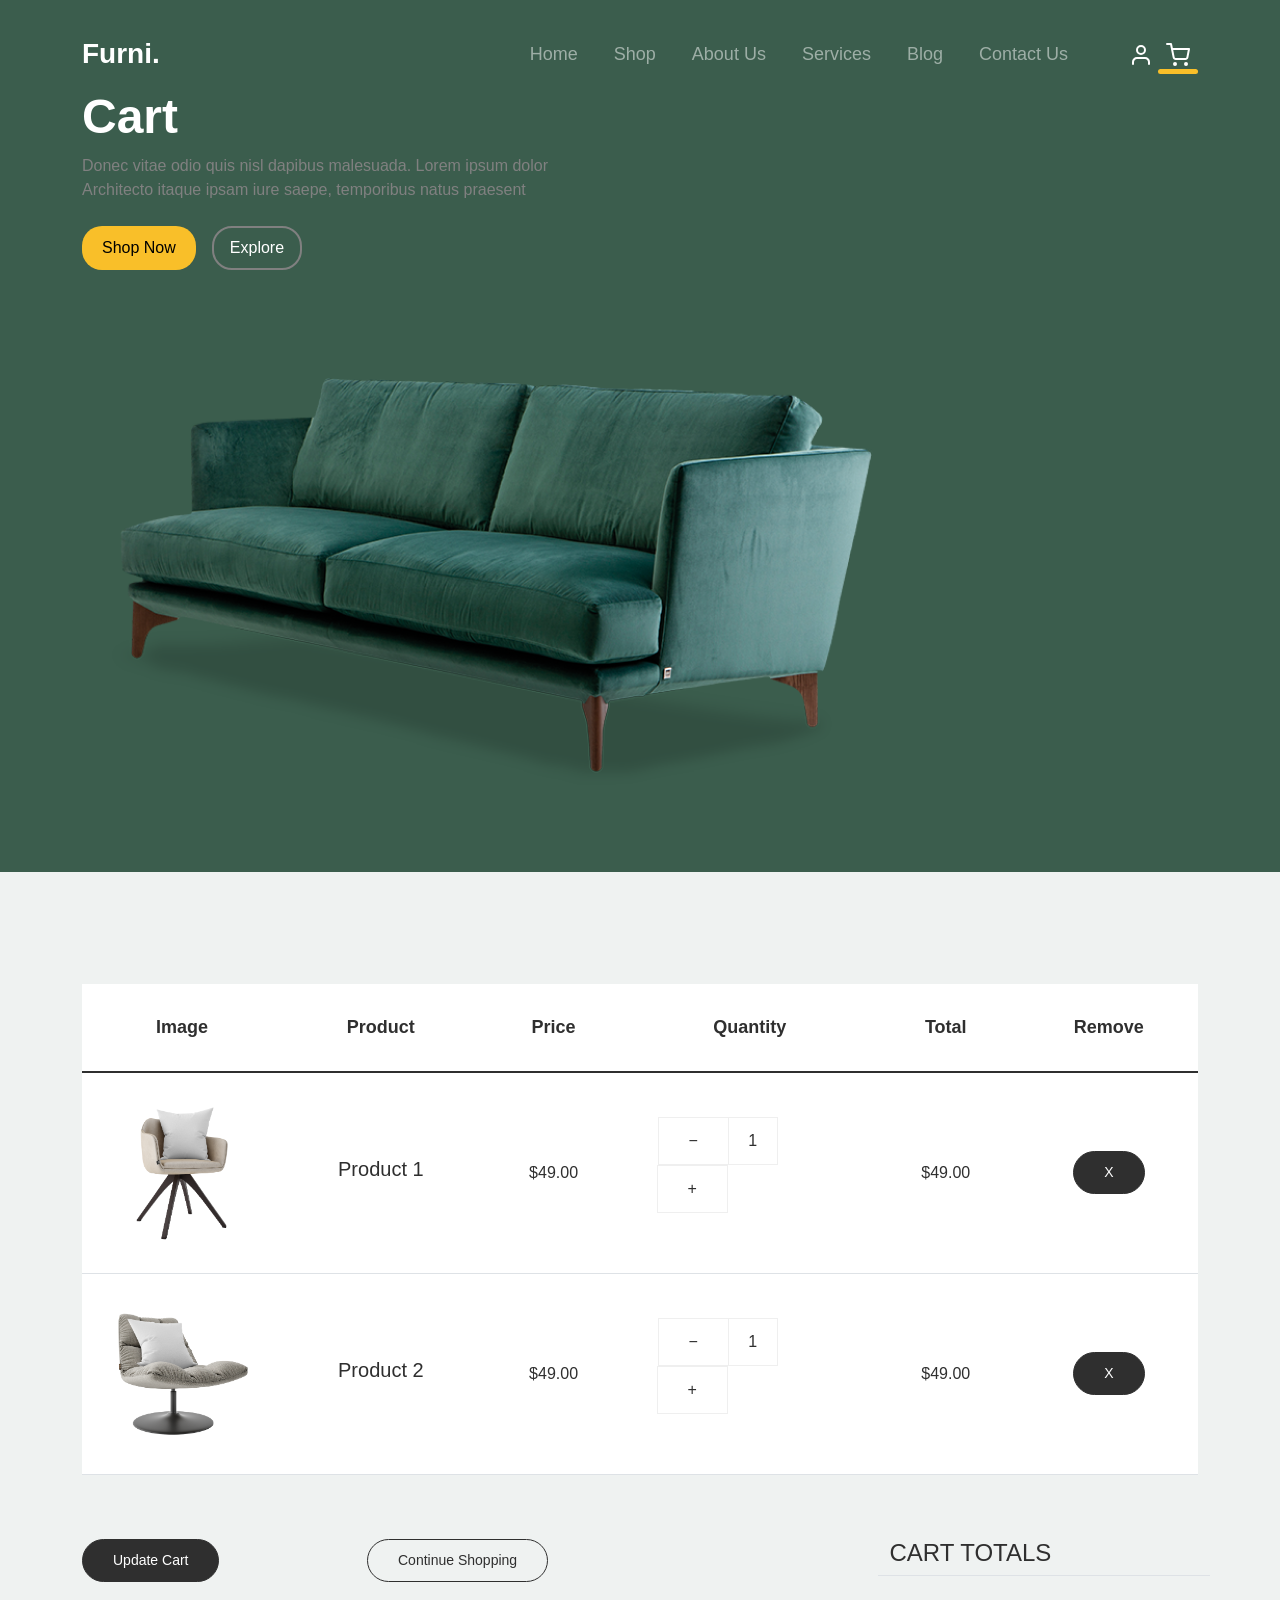
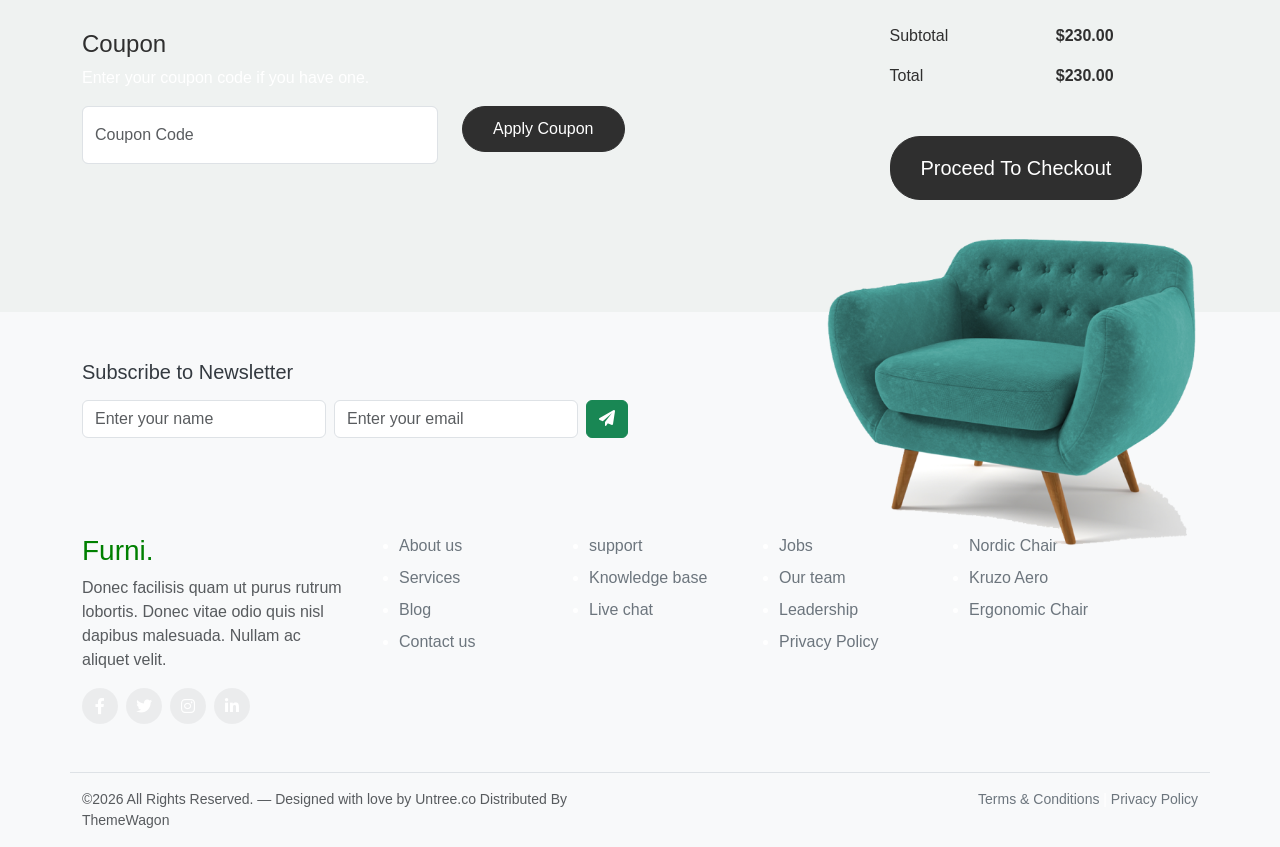
<file: cart.html>
<!doctype html>
<html lang="en">

<head>
  <meta charset="UTF-8" />
  <meta name="viewport" content="width=device-width, initial-scale=1.0" />
  <link rel="stylesheet" href="./css/bootstrap.min.css" />
  <link rel="stylesheet" href="./css/style.css" />
  <link href="https://cdnjs.cloudflare.com/ajax/libs/font-awesome/6.0.0-beta3/css/all.min.css" rel="stylesheet" />
  <title>Furni Project</title>
</head>

<body>
  <header class="head-bg px-5">
    <nav class="custom-navbar navbar navbar-expand-md navbar-dark">
      <div class="container">
        <a class="navbar-brand" href="#">Furni<span>.</span></a>
        <button class="navbar-toggler" type="button" data-bs-toggle="collapse" data-bs-target="#navbarsFurni">
          <span class="navbar-toggler-icon"></span>
        </button>

        <div class="collapse navbar-collapse" id="navbarsFurni">
          <ul class="custom-navbar-nav navbar-nav ms-auto mb-2 mb-md-0 nav-header">
            <li class="nav-item">
              <a class="nav-link" href="index.html">Home</a>
            </li>
            <li class="nav-item">
              <a class="nav-link" href="shop.html">Shop</a>
            </li>
            <li class="nav-item">
              <a class="nav-link" href="about.html">About Us</a>
            </li>
            <li class="nav-item">
              <a class="nav-link" href="services.html">Services</a>
            </li>
            <li class="nav-item">
              <a class="nav-link" href="blog.html">Blog</a>
            </li>
            <li class="nav-item">
              <a class="nav-link" href="contact.html">Contact Us</a>
            </li>
          </ul>

          <ul class="custom-navbar-cta navbar-nav ms-5 d-flex align-items-center">
            <li class="nav-item">
              <a class="nav-link" href="#"><img src="images/user.svg" alt="User" /></a>
            </li>
            <li class="nav-item active">
              <a class="nav-link" href="cart.html"><img src="images/cart.svg" alt="Cart" /></a>
            </li>
          </ul>
        </div>
      </div>
    </nav>
    <div class="hero">
      <div class="container">
        <div class="d-flex align-items-center justify-content-between flex-wrap">
          <div>
            <h1 class="hero-title">
              Cart
            </h1>
            <p class="hero-subtitle">
              Donec vitae odio quis nisl dapibus malesuada. Lorem ipsum dolor
              <br />
              Architecto itaque ipsam iure saepe, temporibus natus praesent
            </p>
            <div class="d-flex align-items-center gap-3 mt-4">
              <a href="#" class="hero-1btn">Shop Now</a>
              <a href="#" class="btn btn-lg btn-white-outline ex-button">Explore</a>
            </div>
          </div>
          <div>
            <img src="images/couch.png" class="img-fluid" alt="Couch" />
          </div>
        </div>
      </div>
    </div>
  </header>
  <!-- table -->
  <div class="untree_co-section before-footer-section">
    <div class="container">
      <div class="row mb-5">
        <form class="col-md-12" method="post">
          <div class="site-blocks-table">
            <table class="table">
              <thead>
                <tr>
                  <th class="product-thumbnail">Image</th>
                  <th class="product-name">Product</th>
                  <th class="product-price">Price</th>
                  <th class="product-quantity">Quantity</th>
                  <th class="product-total">Total</th>
                  <th class="product-remove">Remove</th>
                </tr>
              </thead>
              <tbody>
                <tr>
                  <td class="product-thumbnail">
                    <img src="images/product-1.png" alt="Image" class="img-fluid">
                  </td>
                  <td class="product-name">
                    <h2 class="h5 text-black">Product 1</h2>
                  </td>
                  <td>$49.00</td>
                  <td>
                    <div class="input-group mb-3 d-flex align-items-center quantity-container"
                      style="max-width: 120px;">
                      <div class="input-group-prepend">
                        <button class="btn btn-outline-black decrease" type="button">&minus;</button>
                      </div>
                      <input type="text" class="form-control text-center quantity-amount" value="1" placeholder=""
                        aria-label="Example text with button addon" aria-describedby="button-addon1">
                      <div class="input-group-append">
                        <button class="btn btn-outline-black increase" type="button">&plus;</button>
                      </div>
                    </div>

                  </td>
                  <td>$49.00</td>
                  <td><a href="#" class="btn btn-black btn-sm">X</a></td>
                </tr>

                <tr>
                  <td class="product-thumbnail">
                    <img src="images/product-2.png" alt="Image" class="img-fluid">
                  </td>
                  <td class="product-name">
                    <h2 class="h5 text-black">Product 2</h2>
                  </td>
                  <td>$49.00</td>
                  <td>
                    <div class="input-group mb-3 d-flex align-items-center quantity-container"
                      style="max-width: 120px;">
                      <div class="input-group-prepend">
                        <button class="btn btn-outline-black decrease" type="button">&minus;</button>
                      </div>
                      <input type="text" class="form-control text-center quantity-amount" value="1" placeholder=""
                        aria-label="Example text with button addon" aria-describedby="button-addon1">
                      <div class="input-group-append">
                        <button class="btn btn-outline-black increase" type="button">&plus;</button>
                      </div>
                    </div>

                  </td>
                  <td>$49.00</td>
                  <td><a href="#" class="btn btn-black btn-sm">X</a></td>
                </tr>
              </tbody>
            </table>
          </div>
        </form>
      </div>

      <div class="row">
        <div class="col-md-6">
          <div class="row mb-5">
            <div class="col-md-6 mb-3 mb-md-0">
              <button class="btn btn-black btn-sm btn-block">Update Cart</button>
            </div>
            <div class="col-md-6">
              <button class="btn btn-outline-black btn-sm btn-block">Continue Shopping</button>
            </div>
          </div>
          <div class="row">
            <div class="col-md-12">
              <label class="text-black h4" for="coupon">Coupon</label>
              <p>Enter your coupon code if you have one.</p>
            </div>
            <div class="col-md-8 mb-3 mb-md-0">
              <input type="text" class="form-control py-3" id="coupon" placeholder="Coupon Code">
            </div>
            <div class="col-md-4">
              <button class="btn btn-black">Apply Coupon</button>
            </div>
          </div>
        </div>
        <div class="col-md-6 pl-5">
          <div class="row justify-content-end">
            <div class="col-md-7">
              <div class="row">
                <div class="col-md-12 text-right border-bottom mb-5">
                  <h3 class="text-black h4 text-uppercase">Cart Totals</h3>
                </div>
              </div>
              <div class="row mb-3">
                <div class="col-md-6">
                  <span class="text-black">Subtotal</span>
                </div>
                <div class="col-md-6 text-right">
                  <strong class="text-black">$230.00</strong>
                </div>
              </div>
              <div class="row mb-5">
                <div class="col-md-6">
                  <span class="text-black">Total</span>
                </div>
                <div class="col-md-6 text-right">
                  <strong class="text-black">$230.00</strong>
                </div>
              </div>

              <div class="row">
                <div class="col-md-12">
                  <button class="btn btn-black btn-lg py-3 btn-block" onclick="window.location='checkout.html'">Proceed
                    To Checkout</button>
                </div>
              </div>
            </div>
          </div>
        </div>
      </div>
    </div>
  </div>
  <footer class="footer">
    <div class="container">
      <div class="row align-items-center py-5">
        <div class="col-md-6">
          <h5 class="mb-3">Subscribe to Newsletter</h5>
          <form class="d-flex gap-2">
            <input type="text" class="form-control" placeholder="Enter your name">
            <input type="email" class="form-control" placeholder="Enter your email">
            <button type="submit" class="btn btn-success">
              <i class="fas fa-paper-plane"></i>
            </button>
          </form>
        </div>
        <div class="col-md-6 text-md-end mt-4 mt-md-0 image-col">
          <img src="images/sofa.png" alt="Image" class="img-fluid">
        </div>
      </div>

      <div class="row py-5">
        <div class="col-md-3">
          <h3 style="color: green;">Furni.</h3>
          <p class="text-muted">
            Donec facilisis quam ut purus rutrum lobortis. Donec vitae
            odio quis nisl dapibus malesuada. Nullam ac aliquet velit.
          </p>
          <div class="d-flex gap-2">
            <a href="#" class="btn btn-circle"><i class="fab fa-facebook-f"></i></a>
            <a href="#" class="btn btn-circle"><i class="fab fa-twitter"></i></a>
            <a href="#" class="btn btn-circle"><i class="fab fa-instagram"></i></a>
            <a href="#" class="btn btn-circle"><i class="fab fa-linkedin-in"></i></a>
          </div>
        </div>
        <div class="col-md-2">
          <ul class="d-flex flex-column gap-2">
            <li><a href="#">About us</a></li>
            <li><a href="#">Services</a></li>
            <li><a href="#">Blog</a></li>
            <li><a href="#">Contact us</a></li>
          </ul>
        </div>
        <div class="col-md-2">
          <ul class="d-flex flex-column gap-2">
            <li><a href="#">support</a></li>
            <li><a href="#">Knowledge base</a></li>
            <li><a href="#">Live chat</a></li>
          </ul>
        </div>
        <div class="col-md-2">
          <ul class="d-flex flex-column gap-2">
            <li><a href="#">Jobs</a></li>
            <li><a href="#">Our team</a></li>
            <li><a href="#">Leadership</a></li>
            <li><a href="#">Privacy Policy</a></li>
          </ul>
        </div>
        <div class="col-md-3">
          <ul class=" d-flex flex-column gap-2">
            <li><a href="#">Nordic Chair</a></li>
            <li><a href="#">Kruzo Aero</a></li>
            <li><a href="#">Ergonomic Chair</a></li>
          </ul>
        </div>
      </div>

      <div class="row border-top pt-3 pb-3">
        <div class="col-md-6 text-muted small">
          &copy;2026 All Rights Reserved. — Designed with love by Untree.co Distributed By ThemeWagon
        </div>
        <div class="col-md-6 text-md-end small">
          <a href="#">Terms &amp; Conditions</a> | <a href="#">Privacy Policy</a>
        </div>
      </div>
    </div>
  </footer>

  <script src="./js/bootstrap.bundle.min.js"></script>
</body>

</html>
</file>
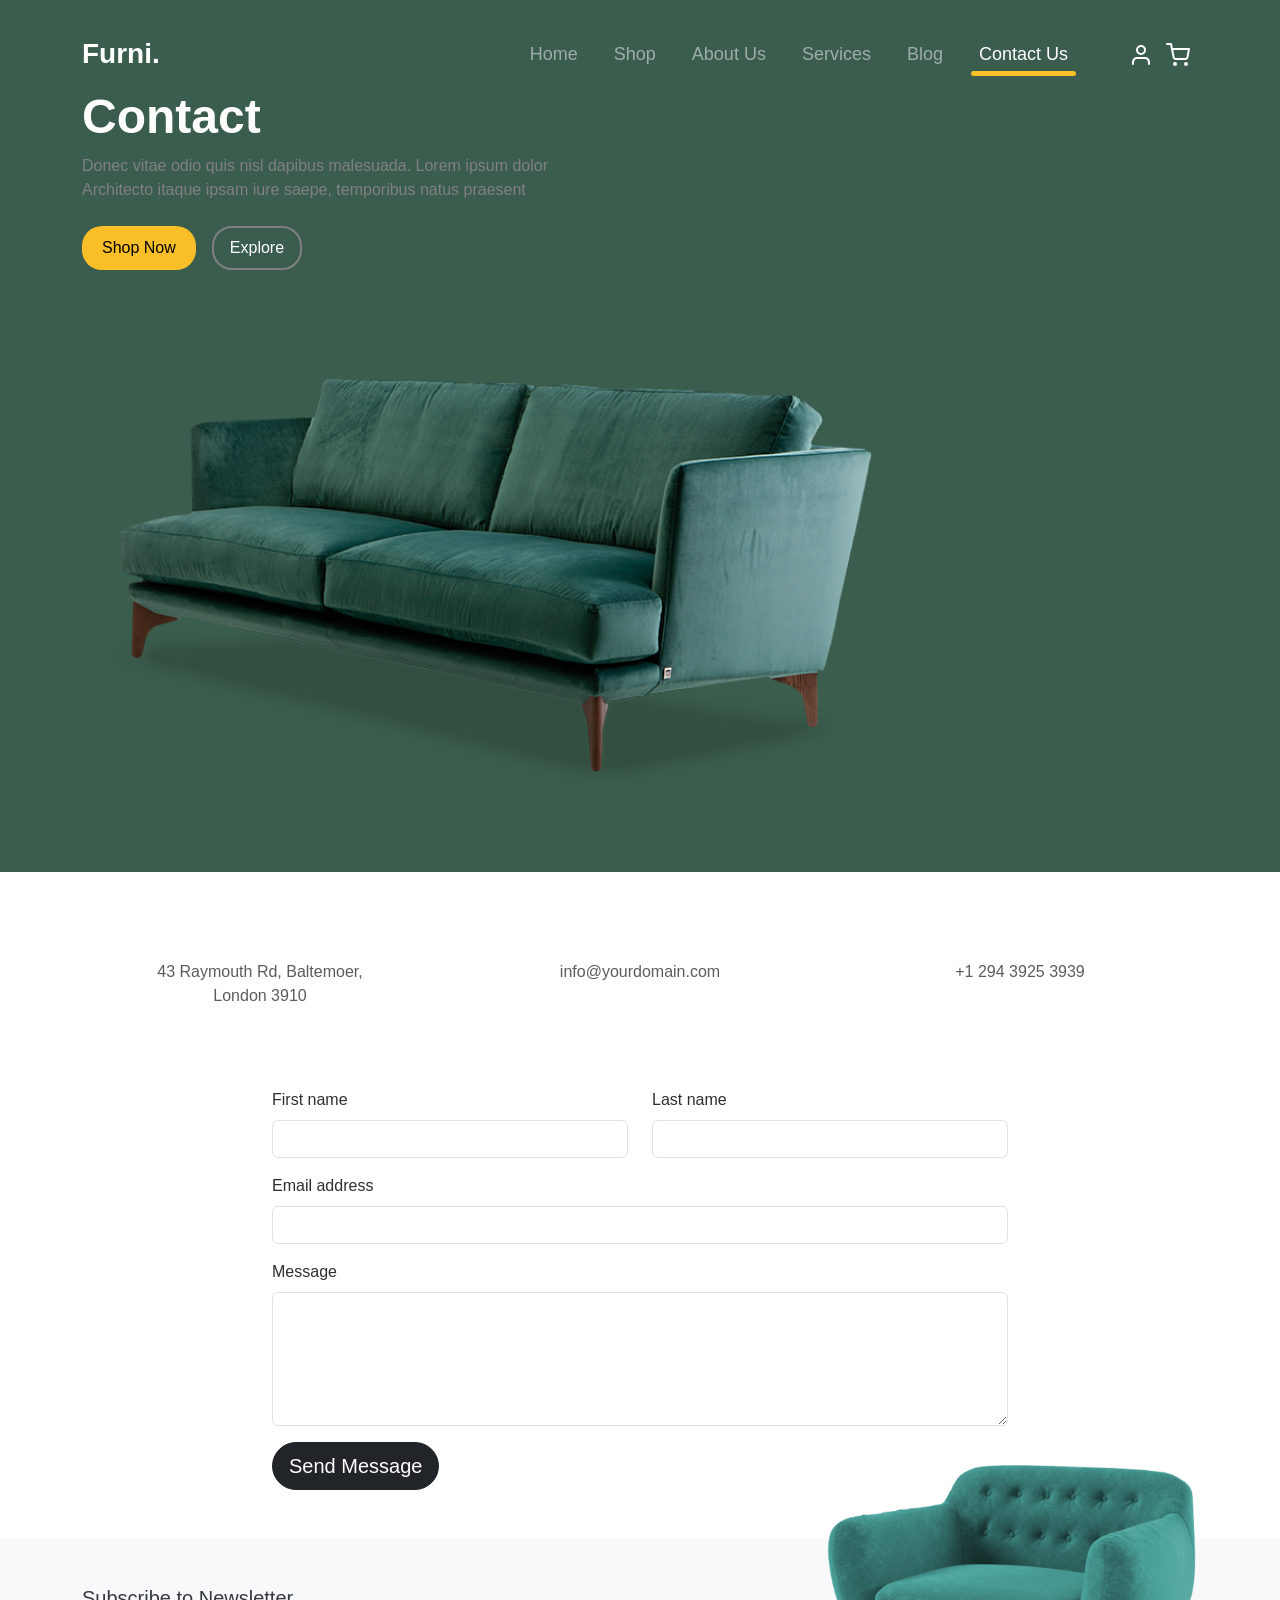
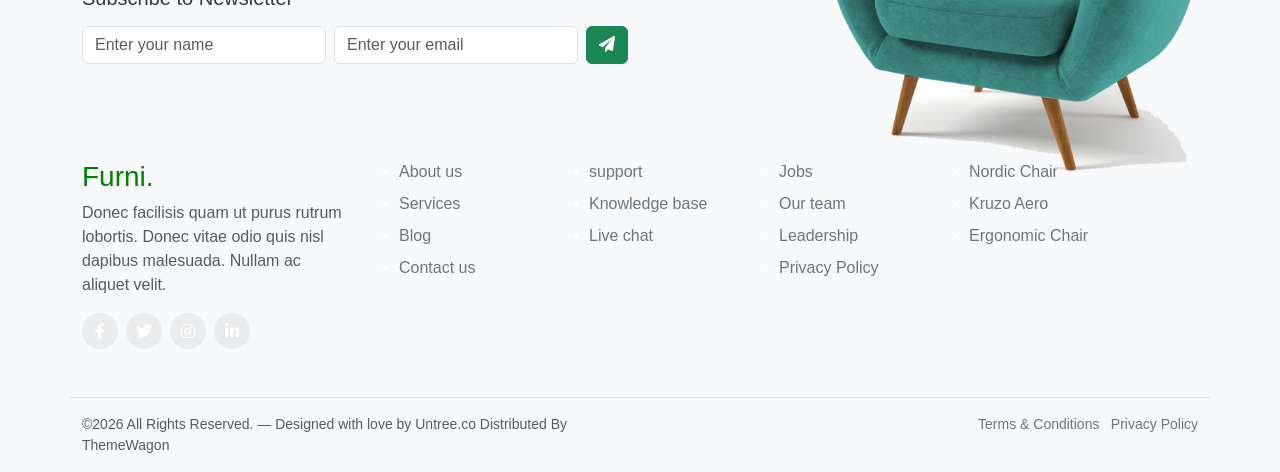
<file: contact.html>
<!doctype html>
<html lang="en">

<head>
  <meta charset="UTF-8" />
  <meta name="viewport" content="width=device-width, initial-scale=1.0" />
  <link rel="stylesheet" href="./css/bootstrap.min.css" />
  <link rel="stylesheet" href="./css/style.css" />
  <link href="https://cdnjs.cloudflare.com/ajax/libs/font-awesome/6.0.0-beta3/css/all.min.css" rel="stylesheet" />
  <title>Furni Project</title>
</head>

<body>
  <header class="head-bg px-5">
    <nav class="custom-navbar navbar navbar-expand-md navbar-dark">
      <div class="container">
        <a class="navbar-brand" href="#">Furni<span>.</span></a>
        <button class="navbar-toggler" type="button" data-bs-toggle="collapse" data-bs-target="#navbarsFurni">
          <span class="navbar-toggler-icon"></span>
        </button>

        <div class="collapse navbar-collapse" id="navbarsFurni">
          <ul class="custom-navbar-nav navbar-nav ms-auto mb-2 mb-md-0 nav-header">
            <li class="nav-item">
              <a class="nav-link" href="index.html">Home</a>
            </li>
            <li class="nav-item">
              <a class="nav-link" href="shop.html">Shop</a>
            </li>
            <li class="nav-item">
              <a class="nav-link" href="about.html">About Us</a>
            </li>
            <li class="nav-item">
              <a class="nav-link" href="services.html">Services</a>
            </li>
            <li class="nav-item">
              <a class="nav-link" href="blog.html">Blog</a>
            </li>
            <li class="nav-item active">
              <a class="nav-link" href="contact.html">Contact Us</a>
            </li>
          </ul>

          <ul class="custom-navbar-cta navbar-nav ms-5 d-flex align-items-center">
            <li class="nav-item">
              <a class="nav-link" href="#"><img src="images/user.svg" alt="User" /></a>
            </li>
            <li class="nav-item">
              <a class="nav-link" href="cart.html"><img src="images/cart.svg" alt="Cart" /></a>
            </li>
          </ul>
        </div>
      </div>
    </nav>
    <div class="hero">
      <div class="container">
        <div class="d-flex align-items-center justify-content-between flex-wrap">
          <div>
            <h1 class="hero-title">
              Contact
            </h1>
            <p class="hero-subtitle">
              Donec vitae odio quis nisl dapibus malesuada. Lorem ipsum dolor
              <br />
              Architecto itaque ipsam iure saepe, temporibus natus praesent
            </p>
            <div class="d-flex align-items-center gap-3 mt-4">
              <a href="#" class="hero-1btn">Shop Now</a>
              <a href="#" class="btn btn-lg btn-white-outline ex-button">Explore</a>
            </div>
          </div>
          <div>
            <img src="images/couch.png" class="img-fluid" alt="Couch" />
          </div>
        </div>
      </div>
    </div>
  </header>

  <!-- Contact Section -->
  <section class="contact-section py-5">
    <div class="container">
      <!-- Contact Info -->
      <div class="row mb-5 text-center">
        <div class="col-md-4 mb-3">
          <div class="contact-info-box">
            <div class="contact-icon">
              <i class="fas fa-map-marker-alt"></i>
            </div>
            <p class="mt-3 text-muted">43 Raymouth Rd, Baltemoer,<br>London 3910</p>
          </div>
        </div>
        <div class="col-md-4 mb-3">
          <div class="contact-info-box">
            <div class="contact-icon">
              <i class="fas fa-envelope"></i>
            </div>
            <p class="mt-3 text-muted">info@yourdomain.com</p>
          </div>
        </div>
        <div class="col-md-4 mb-3">
          <div class="contact-info-box">
            <div class="contact-icon">
              <i class="fas fa-phone"></i>
            </div>
            <p class="mt-3 text-muted">+1 294 3925 3939</p>
          </div>
        </div>
      </div>

      <!-- Contact Form -->
      <div class="row">
        <div class="col-md-8 mx-auto">
          <form>
            <div class="row mb-3">
              <div class="col-md-6">
                <label for="firstName" class="form-label text-black">First name</label>
                <input type="text" class="form-control" id="firstName" placeholder="">
              </div>
              <div class="col-md-6">
                <label for="lastName" class="form-label text-black">Last name</label>
                <input type="text" class="form-control" id="lastName" placeholder="">
              </div>
            </div>

            <div class="mb-3">
              <label for="email" class="form-label text-black">Email address</label>
              <input type="email" class="form-control" id="email" placeholder="">
            </div>

            <div class="mb-3">
              <label for="message" class="form-label text-black">Message</label>
              <textarea class="form-control" id="message" rows="5" placeholder=""></textarea>
            </div>

            <button type="submit" class="btn btn-dark btn-lg rounded-pill">Send Message</button>
          </form>
        </div>
      </div>
    </div>
  </section>

  <footer class="footer">
    <div class="container">
      <div class="row align-items-center py-5">
        <div class="col-md-6">
          <h5 class="mb-3">Subscribe to Newsletter</h5>
          <form class="d-flex gap-2">
            <input type="text" class="form-control" placeholder="Enter your name">
            <input type="email" class="form-control" placeholder="Enter your email">
            <button type="submit" class="btn btn-success">
              <i class="fas fa-paper-plane"></i>
            </button>
          </form>
        </div>
        <div class="col-md-6 text-md-end mt-4 mt-md-0 image-col">
          <img src="images/sofa.png" alt="Image" class="img-fluid">
        </div>
      </div>

      <div class="row py-5">
        <div class="col-md-3">
          <h3 style="color: green;">Furni.</h3>
          <p class="text-muted">
            Donec facilisis quam ut purus rutrum lobortis. Donec vitae
            odio quis nisl dapibus malesuada. Nullam ac aliquet velit.
          </p>
          <div class="d-flex gap-2">
            <a href="#" class="btn btn-circle"><i class="fab fa-facebook-f"></i></a>
            <a href="#" class="btn btn-circle"><i class="fab fa-twitter"></i></a>
            <a href="#" class="btn btn-circle"><i class="fab fa-instagram"></i></a>
            <a href="#" class="btn btn-circle"><i class="fab fa-linkedin-in"></i></a>
          </div>
        </div>
        <div class="col-md-2">
          <ul class="d-flex flex-column gap-2">
            <li><a href="#">About us</a></li>
            <li><a href="#">Services</a></li>
            <li><a href="#">Blog</a></li>
            <li><a href="#">Contact us</a></li>
          </ul>
        </div>
        <div class="col-md-2">
          <ul class="d-flex flex-column gap-2">
            <li><a href="#">support</a></li>
            <li><a href="#">Knowledge base</a></li>
            <li><a href="#">Live chat</a></li>
          </ul>
        </div>
        <div class="col-md-2">
          <ul class="d-flex flex-column gap-2">
            <li><a href="#">Jobs</a></li>
            <li><a href="#">Our team</a></li>
            <li><a href="#">Leadership</a></li>
            <li><a href="#">Privacy Policy</a></li>
          </ul>
        </div>
        <div class="col-md-3">
          <ul class=" d-flex flex-column gap-2">
            <li><a href="#">Nordic Chair</a></li>
            <li><a href="#">Kruzo Aero</a></li>
            <li><a href="#">Ergonomic Chair</a></li>
          </ul>
        </div>
      </div>

      <div class="row border-top pt-3 pb-3">
        <div class="col-md-6 text-muted small">
          &copy;2026 All Rights Reserved. — Designed with love by Untree.co Distributed By ThemeWagon
        </div>
        <div class="col-md-6 text-md-end small">
          <a href="#">Terms &amp; Conditions</a> | <a href="#">Privacy Policy</a>
        </div>
      </div>
    </div>
  </footer>

  <script src="./js/bootstrap.bundle.min.js"></script>
</body>

</html>
</file>
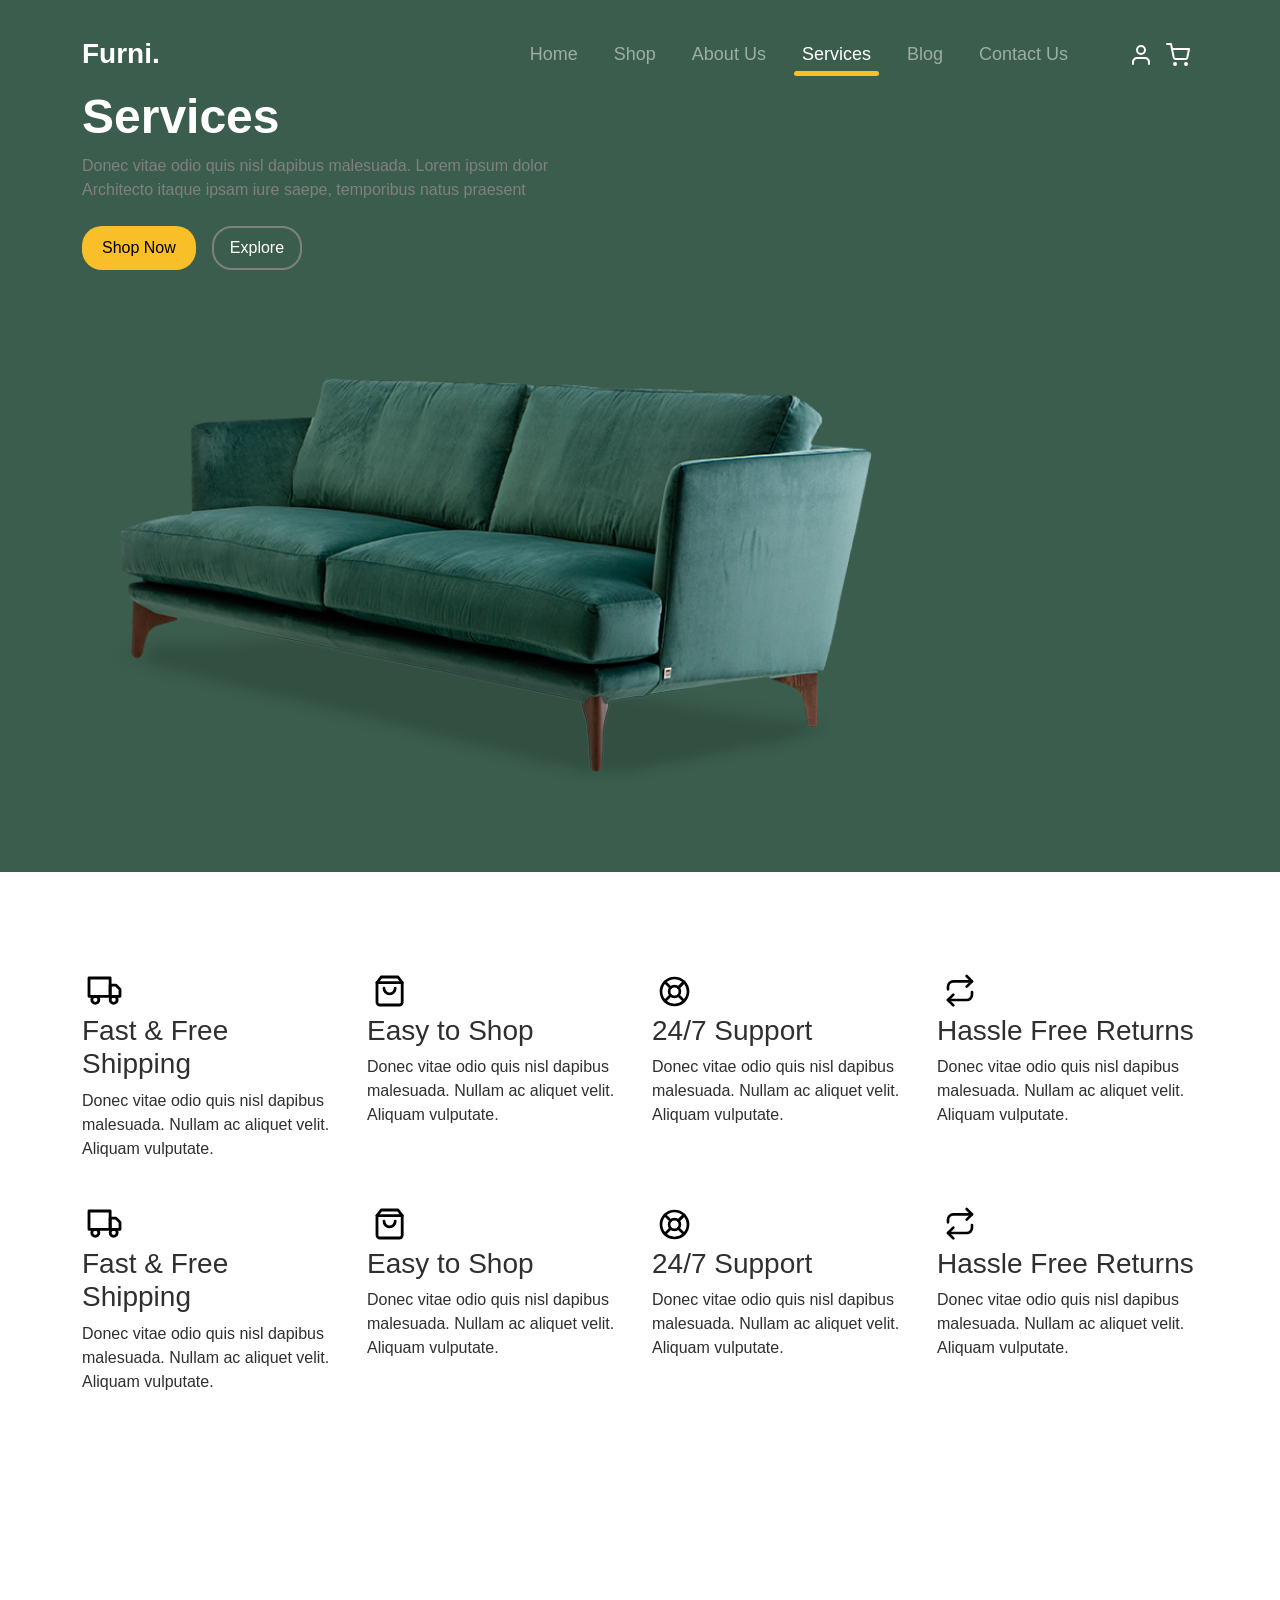
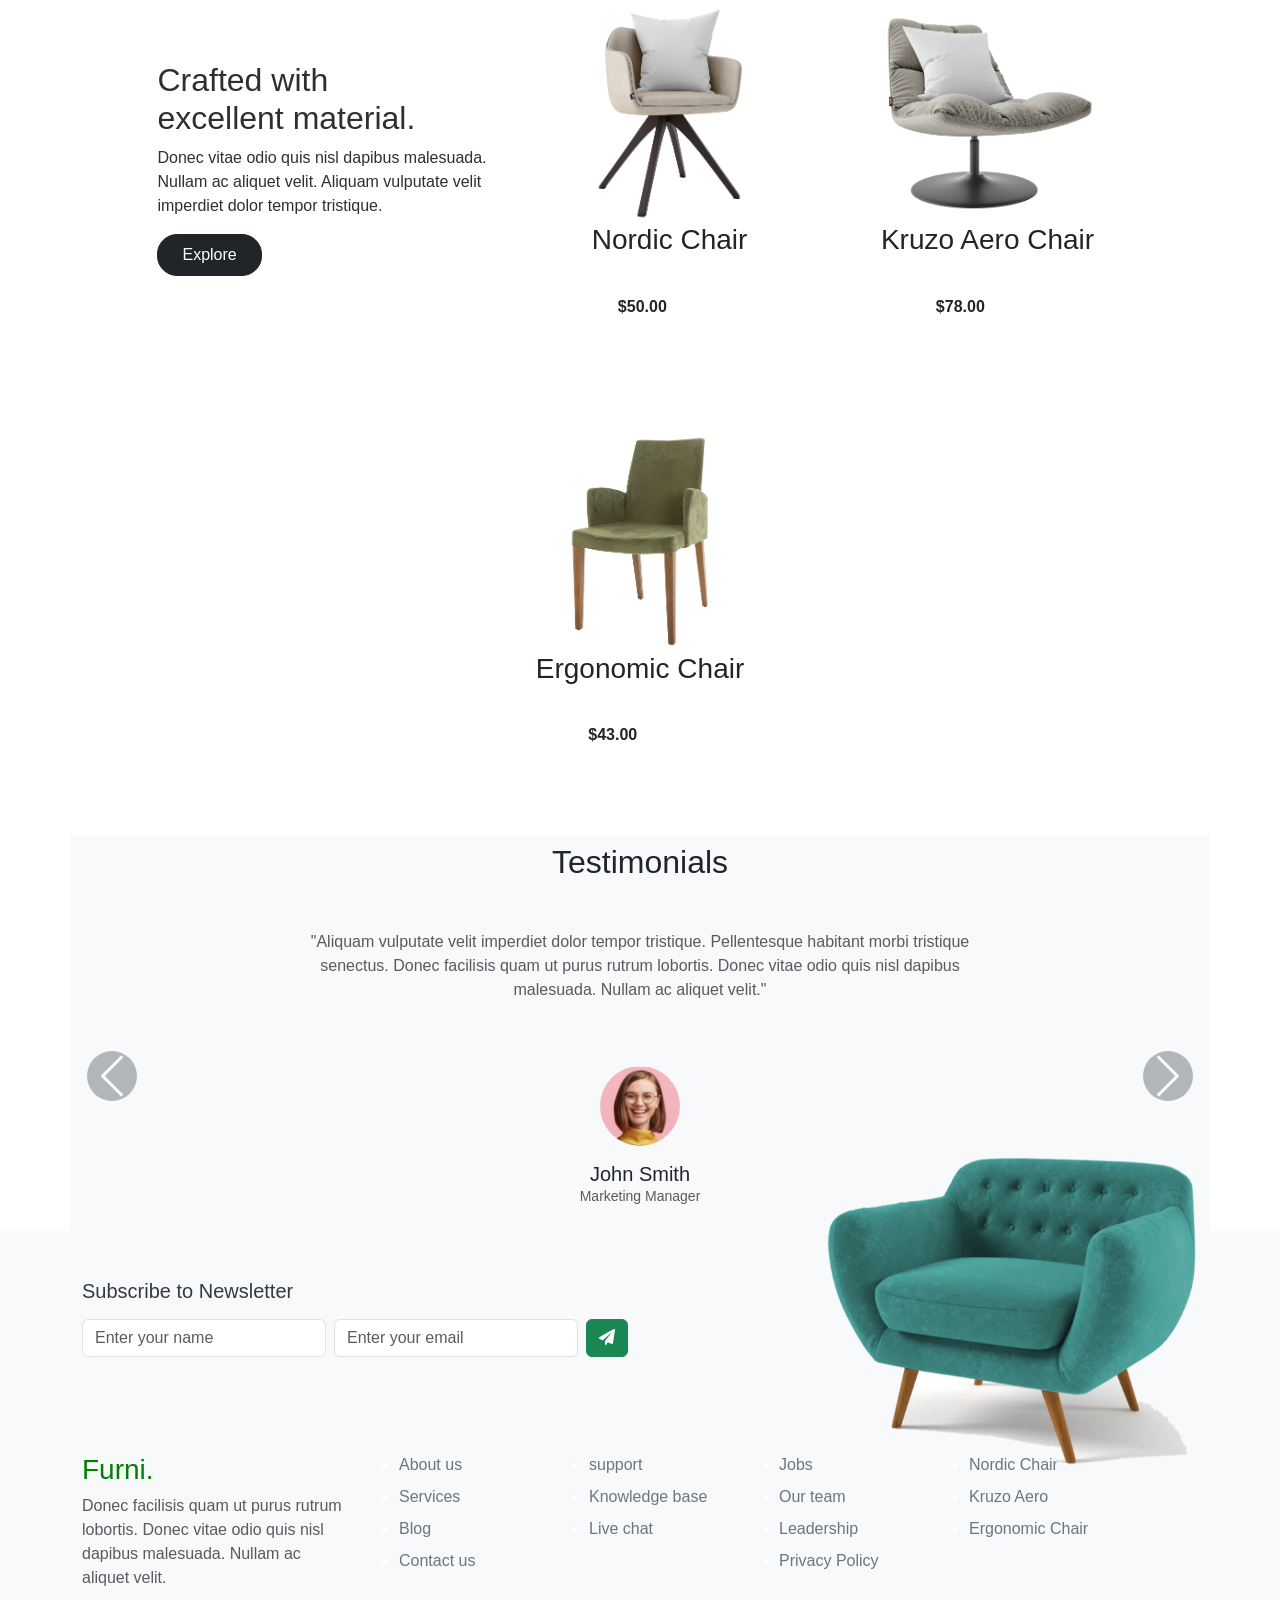
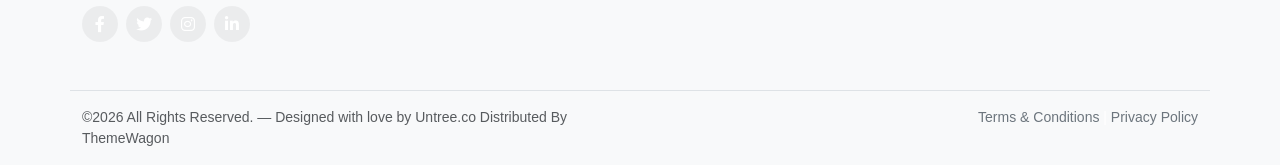
<file: services.html>
<!doctype html>
<html lang="en">

<head>
  <meta charset="UTF-8" />
  <meta name="viewport" content="width=device-width, initial-scale=1.0" />
  <link rel="stylesheet" href="./css/bootstrap.min.css" />
  <link rel="stylesheet" href="./css/style.css" />
  <link href="https://cdnjs.cloudflare.com/ajax/libs/font-awesome/6.0.0-beta3/css/all.min.css" rel="stylesheet" />
  <title>Furni Project</title>
</head>

<body>
  <header class="head-bg px-5">
    <nav class="custom-navbar navbar navbar-expand-md navbar-dark">
      <div class="container">
        <a class="navbar-brand" href="#">Furni<span>.</span></a>
        <button class="navbar-toggler" type="button" data-bs-toggle="collapse" data-bs-target="#navbarsFurni">
          <span class="navbar-toggler-icon"></span>
        </button>

        <div class="collapse navbar-collapse" id="navbarsFurni">
          <ul class="custom-navbar-nav navbar-nav ms-auto mb-2 mb-md-0 nav-header">
            <li class="nav-item">
              <a class="nav-link" href="index.html">Home</a>
            </li>
            <li class="nav-item">
              <a class="nav-link" href="shop.html">Shop</a>
            </li>
            <li class="nav-item">
              <a class="nav-link" href="about.html">About Us</a>
            </li>
            <li class="nav-item active">
              <a class="nav-link" href="services.html">Services</a>
            </li>
            <li class="nav-item">
              <a class="nav-link" href="blog.html">Blog</a>
            </li>
            <li class="nav-item">
              <a class="nav-link" href="contact.html">Contact Us</a>
            </li>
          </ul>

          <ul class="custom-navbar-cta navbar-nav ms-5 d-flex align-items-center">
            <li class="nav-item">
              <a class="nav-link" href="#"><img src="images/user.svg" alt="User" /></a>
            </li>
            <li class="nav-item">
              <a class="nav-link" href="cart.html"><img src="images/cart.svg" alt="Cart" /></a>
            </li>
          </ul>
        </div>
      </div>
    </nav>
    <div class="hero">
      <div class="container">
        <div class="d-flex align-items-center justify-content-between flex-wrap">
          <div>
            <h1 class="hero-title">
              Services
            </h1>
            <p class="hero-subtitle">
              Donec vitae odio quis nisl dapibus malesuada. Lorem ipsum dolor
              <br />
              Architecto itaque ipsam iure saepe, temporibus natus praesent
            </p>
            <div class="d-flex align-items-center gap-3 mt-4">
              <a href="#" class="hero-1btn">Shop Now</a>
              <a href="#" class="btn btn-lg btn-white-outline ex-button">Explore</a>
            </div>
          </div>
          <div>
            <img src="images/couch.png" class="img-fluid" alt="Couch" />
          </div>
        </div>
      </div>
    </div>
  </header>
  <section class="why-choose-section py-5 container">
    <div class="row my-5">
      <div class="col-6 col-md-6 col-lg-3 mb-4">
        <div class="feature">
          <div class="icon">
            <img src="images/truck.svg" alt="Image" class="imf-fluid">
          </div>
          <h3 class="text-black">Fast &amp; Free Shipping</h3>
          <p class="text-black">Donec vitae odio quis nisl dapibus malesuada. Nullam ac aliquet velit. Aliquam
            vulputate.</p>
        </div>
      </div>

      <div class="col-6 col-md-6 col-lg-3 mb-4">
        <div class="feature">
          <div class="icon">
            <img src="images/bag.svg" alt="Image" class="imf-fluid">
          </div>
          <h3 class="text-black">Easy to Shop</h3>
          <p class="text-black">Donec vitae odio quis nisl dapibus malesuada. Nullam ac aliquet velit. Aliquam
            vulputate.</p>
        </div>
      </div>

      <div class="col-6 col-md-6 col-lg-3 mb-4">
        <div class="feature">
          <div class="icon">
            <img src="images/support.svg" alt="Image" class="imf-fluid">
          </div>
          <h3 class="text-black">24/7 Support</h3>
          <p class="text-black">Donec vitae odio quis nisl dapibus malesuada. Nullam ac aliquet velit. Aliquam
            vulputate.</p>
        </div>
      </div>

      <div class="col-6 col-md-6 col-lg-3 mb-4">
        <div class="feature">
          <div class="icon">
            <img src="images/return.svg" alt="Image" class="imf-fluid">
          </div>
          <h3 class="text-black">Hassle Free Returns</h3>
          <p class="text-black">Donec vitae odio quis nisl dapibus malesuada. Nullam ac aliquet velit. Aliquam
            vulputate.</p>
        </div>
      </div>

      <div class="col-6 col-md-6 col-lg-3 mb-4">
        <div class="feature">
          <div class="icon">
            <img src="images/truck.svg" alt="Image" class="imf-fluid">
          </div>
          <h3 class="text-black">Fast &amp; Free Shipping</h3>
          <p class="text-black">Donec vitae odio quis nisl dapibus malesuada. Nullam ac aliquet velit. Aliquam
            vulputate.</p>
        </div>
      </div>

      <div class="col-6 col-md-6 col-lg-3 mb-4">
        <div class="feature">
          <div class="icon">
            <img src="images/bag.svg" alt="Image" class="imf-fluid">
          </div>
          <h3 class="text-black">Easy to Shop</h3>
          <p class="text-black">Donec vitae odio quis nisl dapibus malesuada. Nullam ac aliquet velit. Aliquam
            vulputate.</p>
        </div>
      </div>

      <div class="col-6 col-md-6 col-lg-3 mb-4">
        <div class="feature">
          <div class="icon">
            <img src="images/support.svg" alt="Image" class="imf-fluid">
          </div>
          <h3 class="text-black">24/7 Support</h3>
          <p class="text-black">Donec vitae odio quis nisl dapibus malesuada. Nullam ac aliquet velit. Aliquam
            vulputate.</p>
        </div>
      </div>

      <div class="col-6 col-md-6 col-lg-3 mb-4">
        <div class="feature">
          <div class="icon">
            <img src="images/return.svg" alt="Image" class="imf-fluid">
          </div>
          <h3 class="text-black">Hassle Free Returns</h3>
          <p class="text-black">Donec vitae odio quis nisl dapibus malesuada. Nullam ac aliquet velit. Aliquam
            vulputate.</p>
        </div>
      </div>

    </div>
  </section>
  <section class="h-auto d-flex container align-items-center justify-content-center flex-wrap gap-5 py-5">
    <div class="">
      <h2 class="text-black">
        Crafted with <br />
        excellent material.
      </h2>
      <p class="text-black">
        Donec vitae odio quis nisl dapibus malesuada. <br />
        Nullam ac aliquet velit. Aliquam vulputate velit <br />
        imperdiet dolor tempor tristique.
      </p>
      <button class="btn btn-dark px-4 py-2" style="border-radius: 20px">
        Explore
      </button>
    </div>
    <div class="product-card">
      <img src="images/product-1.png" alt="" />
      <h3 class=" text-dark">Nordic Chair</h3>
      <strong class="text-dark">$50.00</strong>

      <a href="#" class="add-btn">
        <img src="images/cross.svg" alt="Add">
      </a>
    </div>

    <div class="product-card">
      <img src="images/product-2.png" alt="" />
      <h3 class=" text-dark">Kruzo Aero Chair</h3>
      <strong class="text-dark">$78.00</strong>

      <a href="#" class="add-btn">
        <img src="images/cross.svg" alt="Add">
      </a>
    </div>
    <div class="product-card">
      <img src="images/product-3.png" alt="" />
      <h3 class=" text-dark">Ergonomic Chair</h3>
      <strong class="text-dark">$43.00</strong>

      <a href="#" class="add-btn">
        <img src="images/cross.svg" alt="Add">
      </a>
    </div>
    </div>
  </section>


  <section class="testimonials-section py-2 bg-light container">
    <div class="">
      <div class="text-center mb-5">
        <h2 class="text-dark">Testimonials</h2>
      </div>

      <div id="testimonialsCarousel" class="carousel slide" data-bs-ride="carousel">
        <div class="carousel-inner">
          <div class="carousel-item active">
            <div class="text-center px-5">
              <p class="text-muted fs-6 mb-4" style="max-width: 700px; margin: 0 auto;">
                "Aliquam vulputate velit imperdiet dolor tempor tristique. Pellentesque habitant morbi tristique
                senectus. Donec facilisis quam ut purus rutrum lobortis. Donec vitae odio quis nisl dapibus malesuada.
                Nullam ac aliquet velit."
              </p>
              <div class="mt-5 pt-3">
                <img src="images/person-1.jpg" alt="John Smith" class="rounded-circle"
                  style="width: 80px; height: 80px; object-fit: cover;">
                <h5 class="text-dark mt-3 mb-0">John Smith</h5>
                <p class="text-muted small">Marketing Manager</p>
              </div>
            </div>
          </div>

          <div class="carousel-item">
            <div class="text-center px-5">
              <p class="text-muted fs-6 mb-4" style="max-width: 700px; margin: 0 auto;">
                "Donec ligula nisi, varius quis felis ac, dignissim elementum arcu. Suspendisse potenti. Sed diam urna,
                ullamcorper at augue quis, malesuada mattis nisi. Proin vestibulum dignissim sem eu vulputate."
              </p>
              <div class="mt-5 pt-3">
                <img src="images/person_2.jpg" alt="Sarah Johnson" class="rounded-circle"
                  style="width: 80px; height: 80px; object-fit: cover;">
                <h5 class="text-dark mt-3 mb-0">Sarah Johnson</h5>
                <p class="text-muted small">Product Manager</p>
              </div>
            </div>
          </div>

          <div class="carousel-item">
            <div class="text-center px-5">
              <p class="text-muted fs-6 mb-4" style="max-width: 700px; margin: 0 auto;">
                "Vestibulum ante ipsum primis in faucibus orci luctus et ultrices posuere cubilia curae; Sed diam urna,
                ullamcorper at augue quis, malesuada mattis nisi. Proin vestibulum dignissim sem."
              </p>
              <div class="mt-5 pt-3">
                <img src="images/person_3.jpg" alt="Mike Davis" class="rounded-circle"
                  style="width: 80px; height: 80px; object-fit: cover;">
                <h5 class="text-dark mt-3 mb-0">Mike Davis</h5>
                <p class="text-muted small">Design Lead</p>
              </div>
            </div>
          </div>
        </div>

        <button class="carousel-control-prev" type="button" data-bs-target="#testimonialsCarousel" data-bs-slide="prev"
          style="width: 60px; left: 0px;">
          <span class="carousel-control-prev-icon bg-secondary rounded-circle"
            style="width: 50px; height: 50px; display: flex; align-items: center; justify-content: center;"
            aria-hidden="true"></span>
        </button>
        <button class="carousel-control-next" type="button" data-bs-target="#testimonialsCarousel" data-bs-slide="next"
          style="width: 60px; right: 0px;">
          <span class="carousel-control-next-icon bg-secondary rounded-circle"
            style="width: 50px; height: 50px; display: flex; align-items: center; justify-content: center;"
            aria-hidden="true"></span>
        </button>
      </div>
    </div>
  </section>


  <footer class="footer">
    <div class="container">
      <div class="row align-items-center py-5">
        <div class="col-md-6">
          <h5 class="mb-3">Subscribe to Newsletter</h5>
          <form class="d-flex gap-2">
            <input type="text" class="form-control" placeholder="Enter your name">
            <input type="email" class="form-control" placeholder="Enter your email">
            <button type="submit" class="btn btn-success">
              <i class="fas fa-paper-plane"></i>
            </button>
          </form>
        </div>
        <div class="col-md-6 text-md-end mt-4 mt-md-0 image-col">
          <img src="images/sofa.png" alt="Image" class="img-fluid">
        </div>
      </div>

      <div class="row py-5">
        <div class="col-md-3">
          <h3 style="color: green;">Furni.</h3>
          <p class="text-muted">
            Donec facilisis quam ut purus rutrum lobortis. Donec vitae
            odio quis nisl dapibus malesuada. Nullam ac aliquet velit.
          </p>
          <div class="d-flex gap-2">
            <a href="#" class="btn btn-circle"><i class="fab fa-facebook-f"></i></a>
            <a href="#" class="btn btn-circle"><i class="fab fa-twitter"></i></a>
            <a href="#" class="btn btn-circle"><i class="fab fa-instagram"></i></a>
            <a href="#" class="btn btn-circle"><i class="fab fa-linkedin-in"></i></a>
          </div>
        </div>
        <div class="col-md-2">
          <ul class="d-flex flex-column gap-2">
            <li><a href="#">About us</a></li>
            <li><a href="#">Services</a></li>
            <li><a href="#">Blog</a></li>
            <li><a href="#">Contact us</a></li>
          </ul>
        </div>
        <div class="col-md-2">
          <ul class="d-flex flex-column gap-2">
            <li><a href="#">support</a></li>
            <li><a href="#">Knowledge base</a></li>
            <li><a href="#">Live chat</a></li>
          </ul>
        </div>
        <div class="col-md-2">
          <ul class="d-flex flex-column gap-2">
            <li><a href="#">Jobs</a></li>
            <li><a href="#">Our team</a></li>
            <li><a href="#">Leadership</a></li>
            <li><a href="#">Privacy Policy</a></li>
          </ul>
        </div>
        <div class="col-md-3">
          <ul class=" d-flex flex-column gap-2">
            <li><a href="#">Nordic Chair</a></li>
            <li><a href="#">Kruzo Aero</a></li>
            <li><a href="#">Ergonomic Chair</a></li>
          </ul>
        </div>
      </div>

      <div class="row border-top pt-3 pb-3">
        <div class="col-md-6 text-muted small">
          &copy;2026 All Rights Reserved. — Designed with love by Untree.co Distributed By ThemeWagon
        </div>
        <div class="col-md-6 text-md-end small">
          <a href="#">Terms &amp; Conditions</a> | <a href="#">Privacy Policy</a>
        </div>
      </div>
    </div>
  </footer>

  <script src="./js/bootstrap.bundle.min.js"></script>
</body>

</html>
</file>
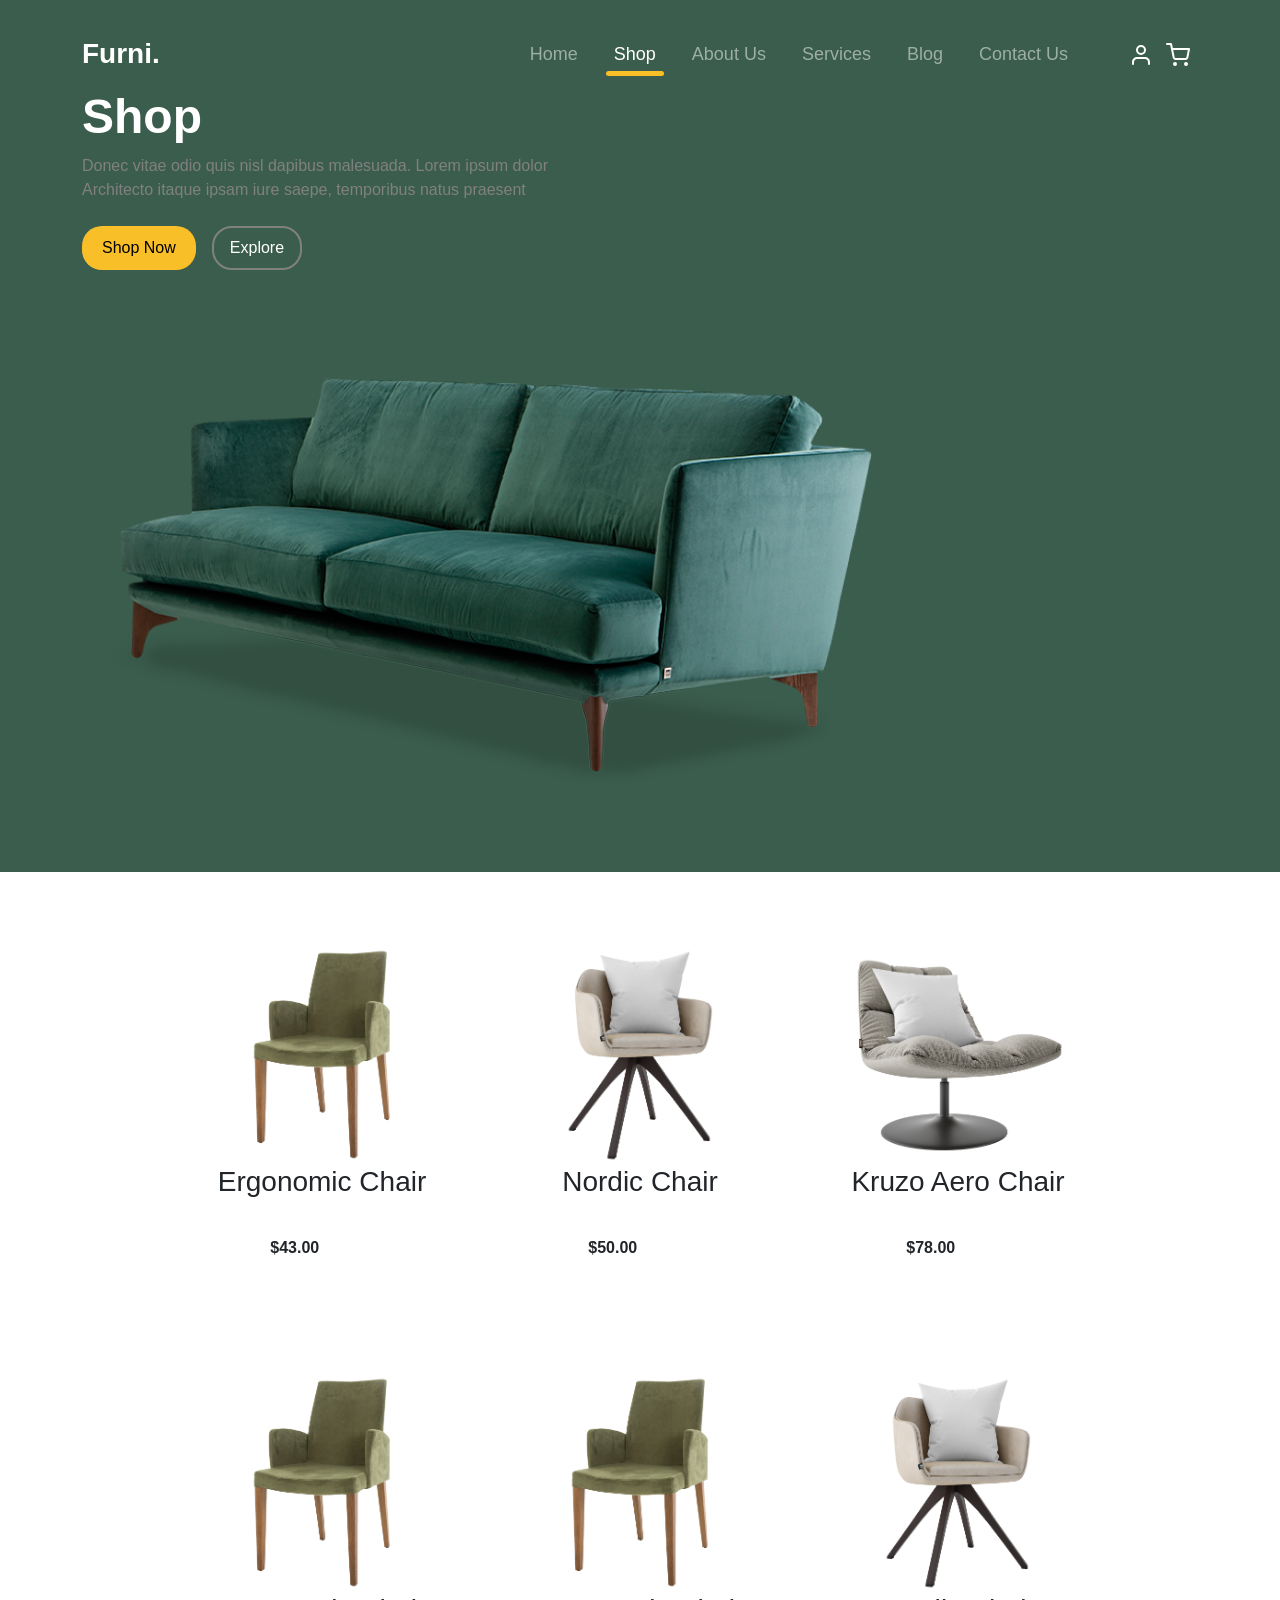
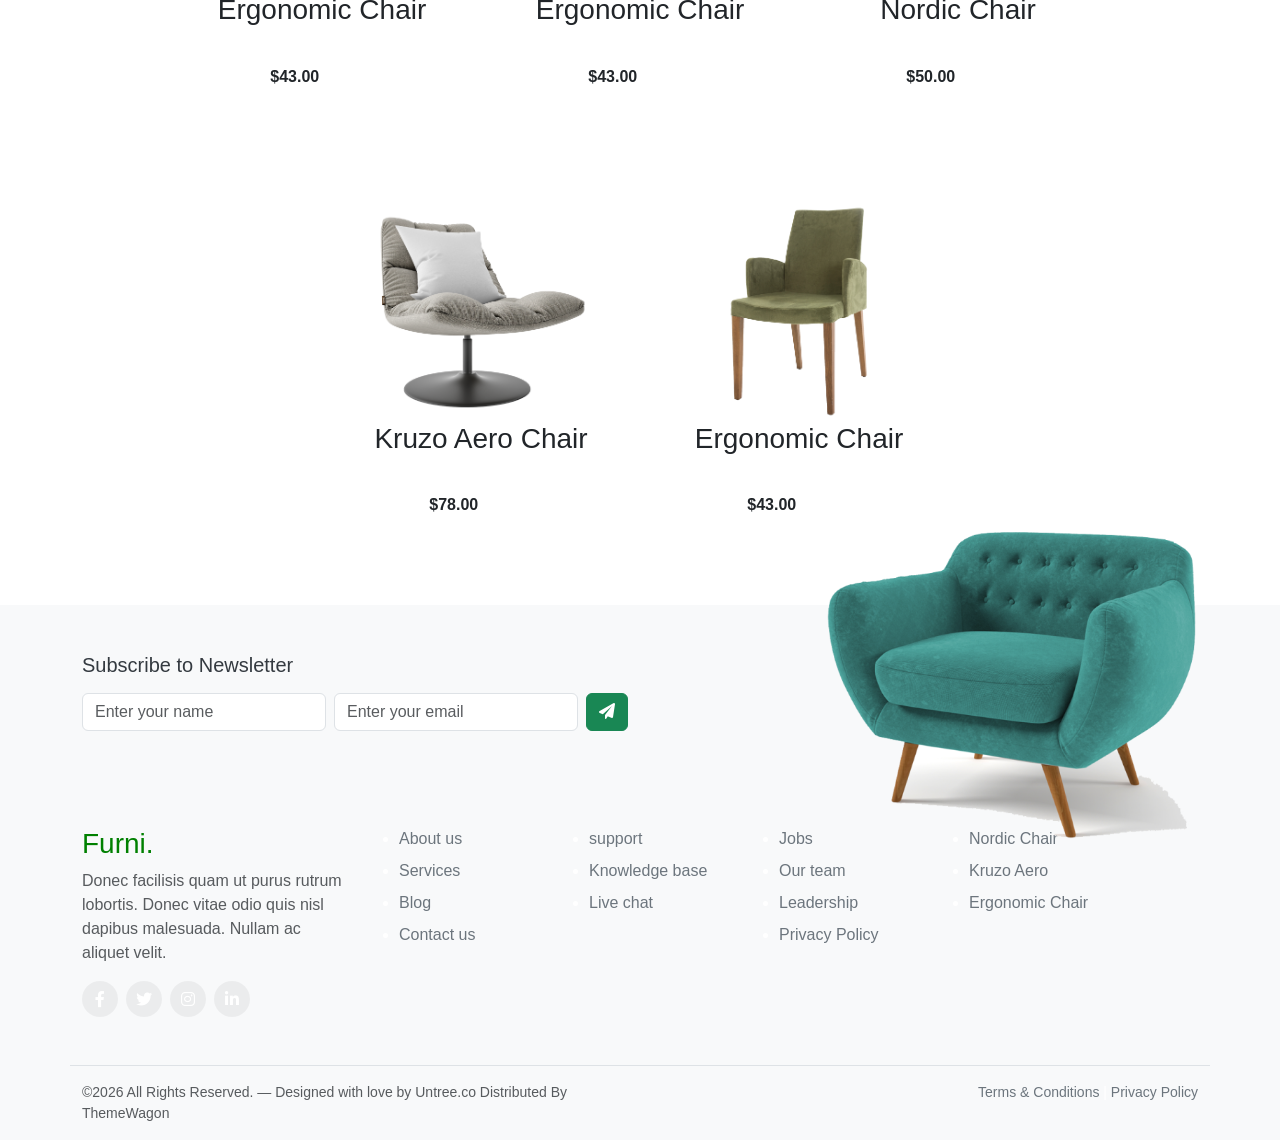
<file: shop.html>
<!doctype html>
<html lang="en">

<head>
  <meta charset="UTF-8" />
  <meta name="viewport" content="width=device-width, initial-scale=1.0" />
  <link rel="stylesheet" href="./css/bootstrap.min.css" />
  <link rel="stylesheet" href="./css/style.css" />
  <link href="https://cdnjs.cloudflare.com/ajax/libs/font-awesome/6.0.0-beta3/css/all.min.css" rel="stylesheet" />
  <title>Furni Project</title>
</head>

<body>
  <header class="head-bg px-5">
    <nav class="custom-navbar navbar navbar-expand-md navbar-dark">
      <div class="container">
        <a class="navbar-brand" href="#">Furni<span>.</span></a>
        <button class="navbar-toggler" type="button" data-bs-toggle="collapse" data-bs-target="#navbarsFurni">
          <span class="navbar-toggler-icon"></span>
        </button>

        <div class="collapse navbar-collapse" id="navbarsFurni">
          <ul class="custom-navbar-nav navbar-nav ms-auto mb-2 mb-md-0 nav-header">
            <li class="nav-item">
              <a class="nav-link" href="index.html">Home</a>
            </li>
            <li class="nav-item active">
              <a class="nav-link" href="shop.html">Shop</a>
            </li>
            <li class="nav-item">
              <a class="nav-link" href="about.html">About Us</a>
            </li>
            <li class="nav-item">
              <a class="nav-link" href="services.html">Services</a>
            </li>
            <li class="nav-item">
              <a class="nav-link" href="blog.html">Blog</a>
            </li>
            <li class="nav-item">
              <a class="nav-link" href="contact.html">Contact Us</a>
            </li>
          </ul>

          <ul class="custom-navbar-cta navbar-nav ms-5 d-flex align-items-center">
            <li class="nav-item">
              <a class="nav-link" href="#"><img src="images/user.svg" alt="User" /></a>
            </li>
            <li class="nav-item">
              <a class="nav-link" href="cart.html"><img src="images/cart.svg" alt="Cart" /></a>
            </li>
          </ul>
        </div>
      </div>
    </nav>
    <div class="hero">
      <div class="container">
        <div class="d-flex align-items-center justify-content-between flex-wrap">
          <div>
            <h1 class="hero-title">
              Shop
            </h1>
            <p class="hero-subtitle">
              Donec vitae odio quis nisl dapibus malesuada. Lorem ipsum dolor
              <br />
              Architecto itaque ipsam iure saepe, temporibus natus praesent
            </p>
            <div class="d-flex align-items-center gap-3 mt-4">
              <a href="#" class="hero-1btn">Shop Now</a>
              <a href="#" class="btn btn-lg btn-white-outline ex-button">Explore</a>
            </div>
          </div>
          <div>
            <img src="images/couch.png" class="img-fluid" alt="Couch" />
          </div>
        </div>
      </div>
    </div>
  </header>
  <section class="h-auto d-flex container align-items-center justify-content-center flex-wrap gap-5 py-5">
    <div class="product-card">
      <img src="images/product-3.png" alt="" />
      <h3 class=" text-dark">Ergonomic Chair</h3>
      <strong class="text-dark">$43.00</strong>

      <a href="#" class="add-btn">
        <img src="images/cross.svg" alt="Add">
      </a>
    </div>
    <div class="product-card">
      <img src="images/product-1.png" alt="" />
      <h3 class=" text-dark">Nordic Chair</h3>
      <strong class="text-dark">$50.00</strong>

      <a href="#" class="add-btn">
        <img src="images/cross.svg" alt="Add">
      </a>
    </div>

    <div class="product-card">
      <img src="images/product-2.png" alt="" />
      <h3 class=" text-dark">Kruzo Aero Chair</h3>
      <strong class="text-dark">$78.00</strong>

      <a href="#" class="add-btn">
        <img src="images/cross.svg" alt="Add">
      </a>
    </div>
    <div class="product-card">
      <img src="images/product-3.png" alt="" />
      <h3 class=" text-dark">Ergonomic Chair</h3>
      <strong class="text-dark">$43.00</strong>

      <a href="#" class="add-btn">
        <img src="images/cross.svg" alt="Add">
      </a>
    </div>
    </div>
    <div class="product-card">
      <img src="images/product-3.png" alt="" />
      <h3 class=" text-dark">Ergonomic Chair</h3>
      <strong class="text-dark">$43.00</strong>

      <a href="#" class="add-btn">
        <img src="images/cross.svg" alt="Add">
      </a>
    </div>
    <div class="product-card">
      <img src="images/product-1.png" alt="" />
      <h3 class=" text-dark">Nordic Chair</h3>
      <strong class="text-dark">$50.00</strong>

      <a href="#" class="add-btn">
        <img src="images/cross.svg" alt="Add">
      </a>
    </div>

    <div class="product-card">
      <img src="images/product-2.png" alt="" />
      <h3 class=" text-dark">Kruzo Aero Chair</h3>
      <strong class="text-dark">$78.00</strong>

      <a href="#" class="add-btn">
        <img src="images/cross.svg" alt="Add">
      </a>
    </div>
    <div class="product-card">
      <img src="images/product-3.png" alt="" />
      <h3 class=" text-dark">Ergonomic Chair</h3>
      <strong class="text-dark">$43.00</strong>

      <a href="#" class="add-btn">
        <img src="images/cross.svg" alt="Add">
      </a>
    </div>
    </div>
  </section>


  <footer class="footer">
    <div class="container">
      <div class="row align-items-center py-5">
        <div class="col-md-6">
          <h5 class="mb-3">Subscribe to Newsletter</h5>
          <form class="d-flex gap-2">
            <input type="text" class="form-control" placeholder="Enter your name">
            <input type="email" class="form-control" placeholder="Enter your email">
            <button type="submit" class="btn btn-success">
              <i class="fas fa-paper-plane"></i>
            </button>
          </form>
        </div>
        <div class="col-md-6 text-md-end mt-4 mt-md-0 image-col">
          <img src="images/sofa.png" alt="Image" class="img-fluid">
        </div>
      </div>

      <div class="row py-5">
        <div class="col-md-3">
          <h3 style="color: green;">Furni.</h3>
          <p class="text-muted">
            Donec facilisis quam ut purus rutrum lobortis. Donec vitae
            odio quis nisl dapibus malesuada. Nullam ac aliquet velit.
          </p>
          <div class="d-flex gap-2">
            <a href="#" class="btn btn-circle"><i class="fab fa-facebook-f"></i></a>
            <a href="#" class="btn btn-circle"><i class="fab fa-twitter"></i></a>
            <a href="#" class="btn btn-circle"><i class="fab fa-instagram"></i></a>
            <a href="#" class="btn btn-circle"><i class="fab fa-linkedin-in"></i></a>
          </div>
        </div>
        <div class="col-md-2">
          <ul class="d-flex flex-column gap-2">
            <li><a href="#">About us</a></li>
            <li><a href="#">Services</a></li>
            <li><a href="#">Blog</a></li>
            <li><a href="#">Contact us</a></li>
          </ul>
        </div>
        <div class="col-md-2">
          <ul class="d-flex flex-column gap-2">
            <li><a href="#">support</a></li>
            <li><a href="#">Knowledge base</a></li>
            <li><a href="#">Live chat</a></li>
          </ul>
        </div>
        <div class="col-md-2">
          <ul class="d-flex flex-column gap-2">
            <li><a href="#">Jobs</a></li>
            <li><a href="#">Our team</a></li>
            <li><a href="#">Leadership</a></li>
            <li><a href="#">Privacy Policy</a></li>
          </ul>
        </div>
        <div class="col-md-3">
          <ul class=" d-flex flex-column gap-2">
            <li><a href="#">Nordic Chair</a></li>
            <li><a href="#">Kruzo Aero</a></li>
            <li><a href="#">Ergonomic Chair</a></li>
          </ul>
        </div>
      </div>

      <div class="row border-top pt-3 pb-3">
        <div class="col-md-6 text-muted small">
          &copy;2026 All Rights Reserved. — Designed with love by Untree.co Distributed By ThemeWagon
        </div>
        <div class="col-md-6 text-md-end small">
          <a href="#">Terms &amp; Conditions</a> | <a href="#">Privacy Policy</a>
        </div>
      </div>
    </div>
  </footer>

  <script src="./js/bootstrap.bundle.min.js"></script>
</body>

</html>
</file>
<file: css/style.css>
* {
  color: white;
  font-family: Arial, sans-serif;
  margin: 0;
  padding: 0;
  box-sizing: border-box;
}
.head-bg {
  background-color: #3b5d4d;
  padding: 20px 0;
}
.navbar-brand {
  font-size: 28px;
  font-weight: bold;
  color: white;
  text-decoration: none;
}
.nav-header {
  font-size: 18px;
  gap: 20px;
  color: black;
}

.custom-navbar .nav-link {
  font-weight: 500;
  color: rgba(255, 255, 255, 0.5);
  position: relative;
  transition: all 0.3s ease;
}

.custom-navbar .nav-link:hover {
  color: #ffffff;
}

.custom-navbar .nav-link:hover::after {
  width: 100%;
}

.custom-navbar .nav-link::after {
  content: '';
  position: absolute;
  left: 0;
  bottom: 0;
  width: 0;
  height: 5px;
  background: #f9bf29;
  transition: all 0.3s ease;
  border-radius: 5px;
}

.custom-navbar .nav-item.active .nav-link::after {
  width: 100%;
}
.custom-navbar .nav-item.active .nav-link {
  color: #ffffff;
}

.hero-title {
  font-size: 48px;
  line-height: 1.2;
  font-weight: 700;
}
.hero-subtitle {
  color: gray;
}
.hero-1btn {
  background-color: #f9bf29;
  color: black;
  padding: 10px 20px;
  border: none;
  border-radius: 20px;
  font-size: 16px;
  cursor: pointer;
  text-decoration: none;
}
.ex-button {
  color: white;
  border: 2px solid gray;
  border-radius: 20px;
  font-size: 16px;
  cursor: pointer;
  text-decoration: none;
}
.ex-button:hover {
  border-color: white;
}
.product-card {
  width: 270px;
  padding: 25px;
  text-align: center;
  border-radius: 20px;
  transition: 0.4s;
  position: relative;
}

.product-card img {
  width: 100%;
  transition: 0.4s;
}

.add-btn {
  display: inline-block;
  margin-top: 15px;
  background: gray;
  padding: 15px;
  border-radius: 50%;
  opacity: 0;
  transform: translateY(20px);
  transition: 0.4s;
}
.add-btn img {
  width: 20px;
  position: relative;
  top: 10px;
}
/* ===== hover ===== */

.product-card:hover {
  background: #eef2f3;
}

.product-card:hover img {
  transform: translateY(-15px);
}

.product-card:hover .add-btn {
  opacity: 1;
  transform: translateY(0);
}
.why-choose-image {
  border-radius: 20px;
}

/* footer styles */
.footer {
  background-color: #f8f9fa;
  color: #6c757d;
}
.footer h5,
.footer h3 {
  color: #343a40;
}
.footer a {
  color: #6c757d;
  text-decoration: none;
}
.footer a:hover {
  color: #343a40;
}
.footer .btn-circle {
  width: 36px;
  height: 36px;
  border-radius: 50%;
  display: inline-flex;
  align-items: center;
  justify-content: center;
  color: #6c757d;
  background-color: rgba(0, 0, 0, 0.05);
}
.footer .btn-circle:hover {
  color: #fff;
  background-color: #6c757d;
}

.footer form .form-control {
  min-width: 0;
}

/* image positioning */
.footer .image-col {
  position: relative;
}
.footer .image-col img {
  max-width: 400px;
  position: absolute;
  top: -180px;
  right: 0;
}

@media (max-width: 767.98px) {
  .footer .image-col img {
    position: static;
    top: auto;
    right: auto;
    max-width: 100%;
    margin-top: 20px;
  }
}
.hero .hero-img-wrap:after {
  content: '';
  position: absolute;
  width: 255px;
  height: 217px;
  background-image: url('../images/dots-light.svg');
  background-size: contain;
  background-repeat: no-repeat;
  right: -100px;
  top: -0px;
}
/* Cart Styles */
.untree_co-section {
  padding: 7rem 0;
  background-color: #eff2f1;
}
.before-footer-section {
  padding: 7rem 0;
}
.site-blocks-table {
  overflow-x: auto;
}
.site-blocks-table .table {
  background: #fff;
}
.site-blocks-table .table thead th {
  padding: 30px;
  text-align: center;
  border-width: 0px !important;
  vertical-align: middle;
  color: #2f2f2f;
  font-size: 18px;
  border-bottom: 2px solid #2f2f2f !important;
}
.site-blocks-table .table tbody td {
  padding: 30px;
  text-align: center;
  vertical-align: middle;
  color: #2f2f2f;
}
.site-blocks-table .table tbody tr:first-child td {
  border-top: none;
}
.site-blocks-table .table .product-thumbnail {
  width: 200px;
}
.site-blocks-table .table .product-name h2 {
  font-size: 20px;
  color: #2f2f2f;
}

.btn-black {
  background-color: #2f2f2f;
  border-color: #2f2f2f;
  color: #fff;
  border-radius: 30px;
  padding: 10px 30px;
}
.btn-black:hover {
  background-color: #3b5d4d;
  border-color: #3b5d4d;
  color: #fff;
}

.btn-outline-black {
  background-color: transparent;
  border-color: #2f2f2f;
  color: #2f2f2f;
  border-radius: 30px;
  padding: 10px 30px;
}
.btn-outline-black:hover {
  background-color: #2f2f2f;
  border-color: #2f2f2f;
  color: #fff;
}

.quantity-container .form-control {
  height: 48px;
  background-color: transparent;
  border: 1px solid #efefef;
  color: #2f2f2f;
}
.quantity-container .btn {
  height: 48px;
  border-radius: 0;
  border: 1px solid #efefef;
  background: #fff;
}

.text-black {
  color: #2f2f2f !important;
}

.border-bottom {
  border-bottom: 1px solid #dee2e6 !important;
}
/* -------------------------- */
</file>
